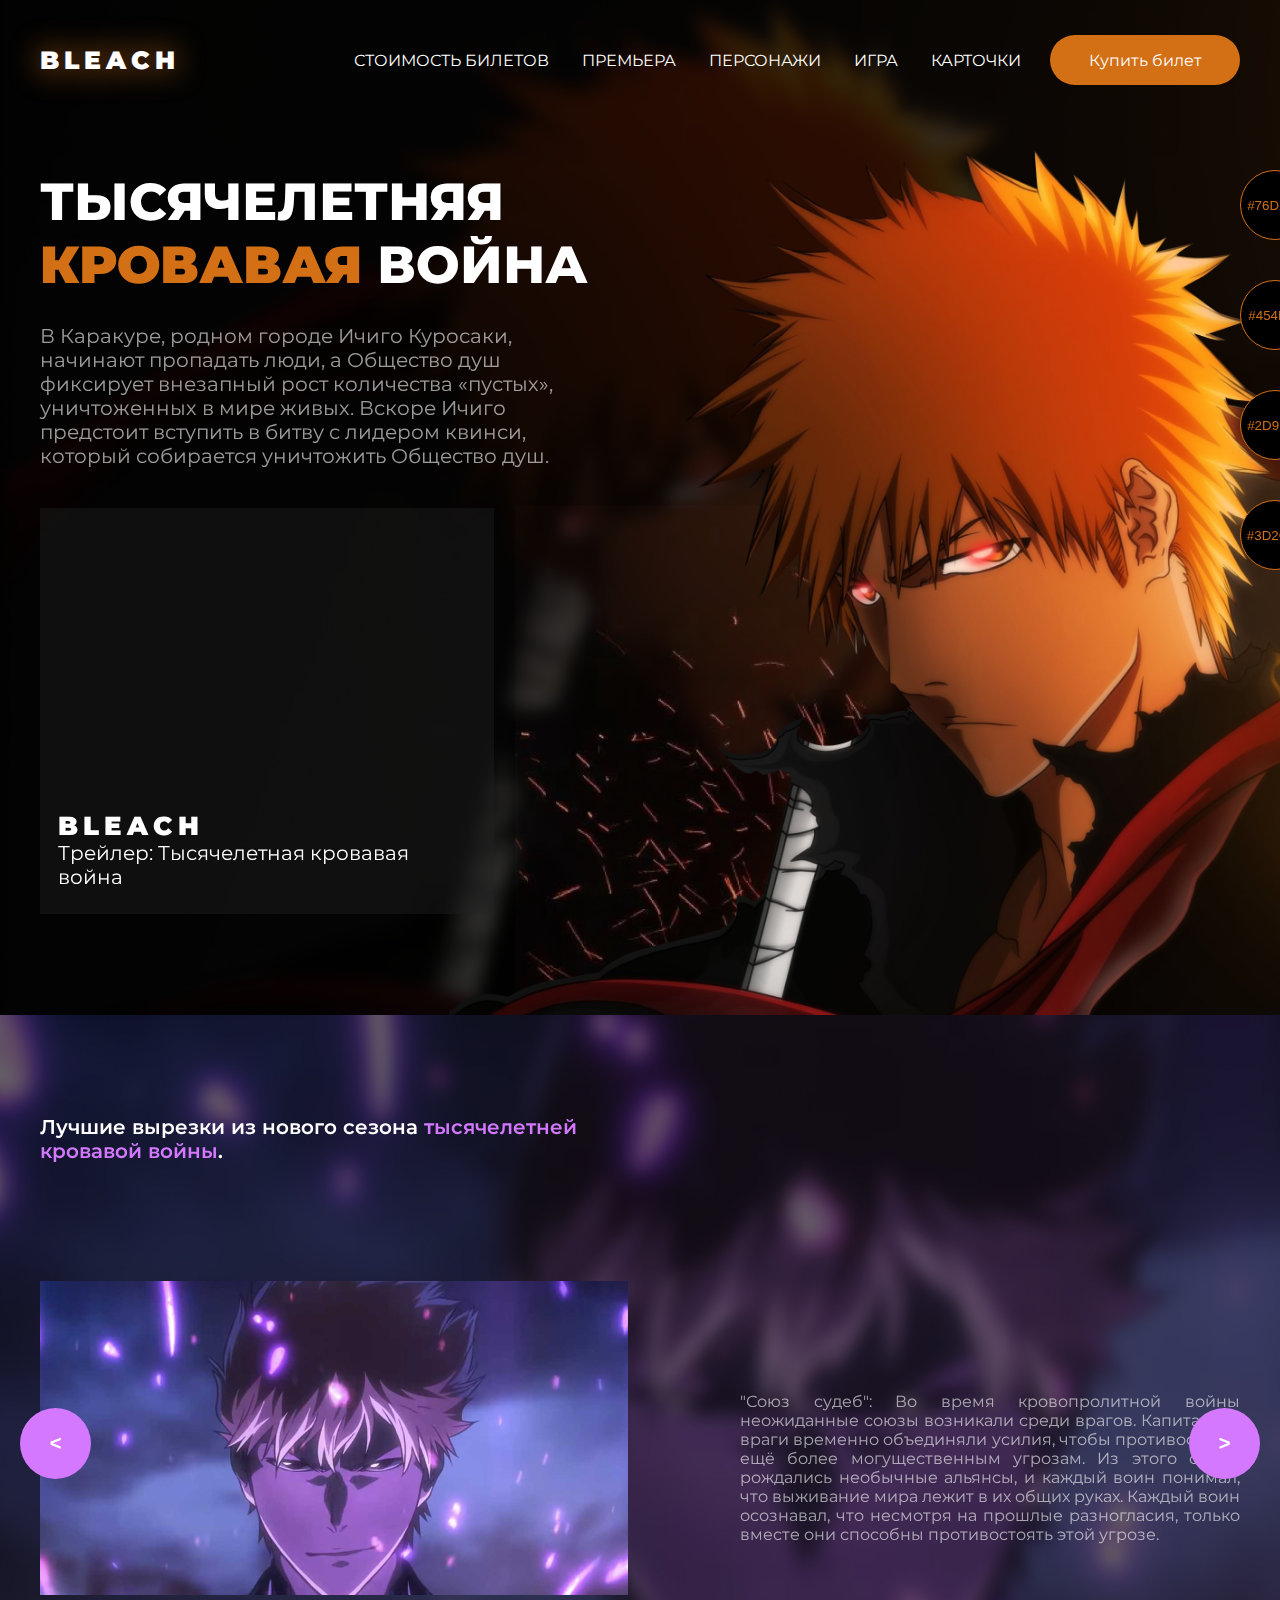
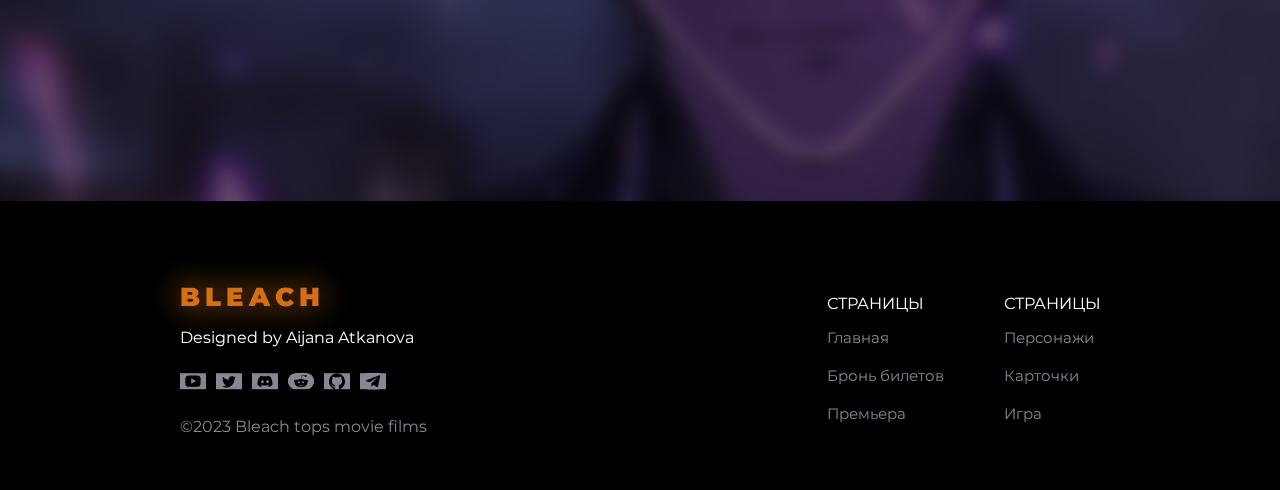
<file: index.html>
<!DOCTYPE html>
<html lang="en">
<head>
    <meta charset="UTF-8">
    <title>Java Script</title>
    <link rel="stylesheet" href="css/style.css">
    <link rel="stylesheet" href="css/core.css">
</head>
<body>

<div class="wrapper">
    <div class="main_block">
        <div class="container">
            <div class="header">
                <div class="container">
                    <div class="inner_header">
                        <a href="index.html">
                            <div class="logotype">Bleach</div>
                            <div class="logotype filter">Bleach</div>
                        </a>
                        <ul class="menu">
                            <li class="menu_link">
                                <a href="pages/home_works.html">Стоимость билетов</a>
                            </li>
                            <li class="menu_link">
                                <a href="pages/lessons.html">Премьера</a>
                            </li>
                            <li class="menu_link">
                                <a href="pages/characters.html">Персонажи</a>
                            </li>
                            <li class="menu_link">
                                <a href="pages/game.html">Игра</a>
                            </li>
                            <li class="menu_link">
                                <a href="pages/cards.html">Карточки</a>
                            </li>
                        </ul>
                        <button class="btn" id="btn-get">Купить билет</button>
                    </div>
                </div>
            </div>
            <div class="inner_main">
                <div class="title">
                    <h1>Тысячелетняя <strong id="js-color">кровавая</strong> война</h1>
                    <p class="description">В Каракуре, родном городе Ичиго Куросаки, начинают пропадать люди, а Общество душ фиксирует внезапный рост количества «пустых», уничтоженных в мире живых. Вскоре Ичиго предстоит вступить в битву с лидером квинси, который собирается уничтожить Общество душ.</p>
                    <!-- <div class="title-buttons">
                        <a href="pages/home_works.html" class="title-button two" id="modal">Узнать цену</button>
                        <a href="https://www.youtube.com/watch?v=bm1C1dpK1EI" class="title-button" target="_blank">Смотреть трейлер</a>
                    </div> -->
                    <div class="block_video">
                        <div class="container">
                            <!-- <h3>Полезный ролик про Event Loop</h3> -->
                            <div class="inner_block_video">
                                <iframe class="styled-video" src="https://www.youtube.com/embed/bm1C1dpK1EI" title="YouTube video player" frameborder="2" allow="autoplay; clipboard-write; encrypted-media; gyroscope; picture-in-picture; web-share" allowfullscreen></iframe>
                                <span>Bleach</span>
                                <p>Трейлер: Тысячелетная кровавая война</p>
                            </div>
                        </div>
                    </div>
                </div>
                <div class="colors-buttons">
                    <button class="btn-color"></button>
                    <button class="btn-color"></button>
                    <button class="btn-color"></button>
                    <button class="btn-color"></button>
                </div>
            </div>
        </div>
    </div>
    <div class="slider_block">
        <div class="inner_slider">
            <p class="slider-title">Лучшие вырезки из нового сезона <span>тысячелетней кровавой войны</span>.</p>
            <button class="btn-slide" id="prev">&lt;</button>
            <button class="btn-slide" id="next">&gt;</button>
            <div class="slider">
                <div class="slide active_slide" data-background="images/best-1-background.png">
                    <div class="slide_card">
                        <img src="images/best-1.png" alt="">
                        <p>"Союз судеб": Во время кровопролитной войны неожиданные союзы возникали среди врагов. Капитаны и враги временно объединяли усилия, чтобы противостоять ещё более могущественным угрозам. Из этого союза рождались необычные альянсы, и каждый воин понимал, что выживание мира лежит в их общих руках. Каждый воин осознавал, что несмотря на прошлые разногласия, только вместе они способны противостоять этой угрозе.</p>
                    </div>
                </div>
                <div class="slide" data-background="images/best-2-background.png">
                    <div class="slide_card">
                        <img src="images/best-2.png" alt="">
                        <p>"Решающий момент": Ичиго, обретший новую силу, вступил в последнюю битву против могущественного врага. Его меч светился ярче, чем когда-либо, когда он встал против человека, чья жажда мести и разрушения ставила под угрозу все, что ему дорого. В этой исключительной дуэли Ичиго должен был воплотить все свои силы и умения, чтобы победить. От каждого удара гремела земля, а аура могущества окутывала схватку, давая ему новую решимость.</p>     
                    </div>
                </div>
                <div class="slide" data-background="images/best-3-background.png">
                    <div class="slide_card">
                        <img src="images/best-3.png" alt="">
                        <p>"Столкновение Районов": Великая битва началась, когда миры сошлись в непримиримой схватке. Капитаны 13-го отряда, возглавляемые Кенпачи Зараки, вышли на противостояние с мощными стражами квинси. Раскололось небо от взрывов, молний и мощи, когда они сразились в эпической схватке за сохранение мира. Мечи светились ярче огней, окутывая бойцов, чья решимость была несокрушима. Эта битва превращалась в легенду, в которой каждый участник отдавал все ради победы.</p>     
                    </div>
                </div>
                <div class="slide" data-background="images/best-4-background.png">
                    <div class="slide_card">
                        <img src="images/best-4.png" alt="">
                        <p>"Сквозь туман времени": В процессе битвы открывались тайны, которые древние тексты хранили в секрете. Путешествуя сквозь временной поток, герои открывали темные страницы своего прошлого, разгадывая загадки, которые могли изменить ход битвы. Время становилось как оружие, так и врагом для всех, кто стоял на пути разрушения. Знание было ключом к пониманию, и каждая раскрытая тайна приближала героев к истине, которая могла изменить всё.</p>
                    </div>
                </div>
                <div class="slide" data-background="images/best-5-background.png">
                    <div class="slide_card">
                        <img src="images/best-5.png" alt="">
                        <p>"Возвращение душевных связей": Во время хаоса войны и потерь, герои находили силу в своих узах и дружбе. Важность душевных связей становилась еще ярче на фоне кровавых сражений, напоминая всем, что их сила и решимость укоренены в их отношениях и верности друг другу. В этом мире разрушения и хаоса, их дружба была как свет во тьме, поддерживающая их в самые сложные моменты.</p>     
                    </div>
                </div>
                <div class="carousel-dots"></div>
            </div>
        </div>  
    </div>
    <div class="footer">
        <div class="container">
            <div class="footer_inner">
                <div class="first_block">
                    <div class="footer_logotype">
                        <div class="filter_logo">Bleach</div>
                        <div class="logo">Bleach</div>
                    </div>
                    <span>Designed by Aijana Atkanova</span>
                    <ul class="footer_menu">
                        <li>
                            <a href="">
                                <img src="images/youtube.svg" alt="">
                            </a>
                        </li>
                        <li>
                            <a href="">
                                <img src="images/twitter.svg" alt="">
                            </a>
                        </li>
                        <li>
                            <a href="">
                                <img src="images/discord.svg" alt="">
                            </a>
                        </li>
                        <li>
                            <a href="">
                                <img src="images/robot.svg" alt="">
                            </a>
                        </li>
                        <li>
                            <a href="">
                                <img src="images/github.svg" alt="">
                            </a>
                        </li>
                        <li>
                            <a href="">
                                <img src="images/telegramm.svg" alt="">
                            </a>
                        </li>
                    </ul>
                    <span class="copyright">©2023 Bleach tops movie films</span>
                </div>
                <div class="second_block">
                    <div class="pages">
                        <span>Страницы</span>
                        <a href="index.html">Главная</a>
                        <a href="pages/home_works.html">Бронь билетов</a>
                        <a href="pages/lessons.html">Премьера</a>
                    </div>
                    <div class="pages">
                        <span>Страницы</span>
                        <a href="pages/characters.html">Персонажи</a>
                        <a href="pages/cards.html">Карточки</a>
                        <a href="pages/game.html">Игра</a>
                    </div>
                </div>
            </div>
        </div>
    </div>
</div>

<div class="modal">
    <div class="modal_dialog">
        <div class="modal_content">
            <form action="#">
                <div class="modal_close">&times;</div>
                <div class="modal-top">
                    <div class="modal_title-box">
                        <div class="modal_title">Получите скидку на билет</div>
                        <div class="wallet-icon">
                            <img src="images/wallet-icon.svg" alt="">
                        </div>
                    </div>
                    <div class="hr"></div>
                    <div class="line">
                        <div>
                            <span class="city"></span>
                            <span class="temp"></span>
                        </div>
                        <p>Выберите город для просмотра доступности сеанса.</p>
                    </div>
                </div>
                <div class="form_item">
                    <label for="name" class="input_label">Ваши имя и фамилия</label>
                    <input id="name" required placeholder="Введите ваше имя" name="fullname" type="text" class="modal_input">
                </div>            
                <div class="form_items">
                    <div class="form_item">
                        <label for="number" class="input_label">Номер телефона</label>
                        <input id="number" required placeholder="Ваш номер телефона" name="phone_number" type="text" class="modal_input mini">
                    </div>
                    <div class="form_item">
                        <label for="gmail" class="input_label">Почта G-mail</label>
                        <input id="gmail" required placeholder="Ваша почта" name="gmail" type="email" class="modal_input mini">
                    </div>
                </div>
                <div class="form_item">
                    <label for="weather" class="input_label">Город</label>
                    <input id="weather" required type="text" class="cityName modal_input" placeholder="Введите город"  name="city">
                </div>
                <div class="btn-container">
                    <button class="btn btn_dark btn_min" id="validate-btn">Отправить заявку</button>
                    <div class="arrow-icon">
                        <img src="images/count-arrow-icon.svg" alt="">
                    </div>
                </div>
            </form>
        </div>
    </div>
</div>
</body>
<script src="js/main.js"></script>
<script src="js/modal.js"></script>
</html>
</file>
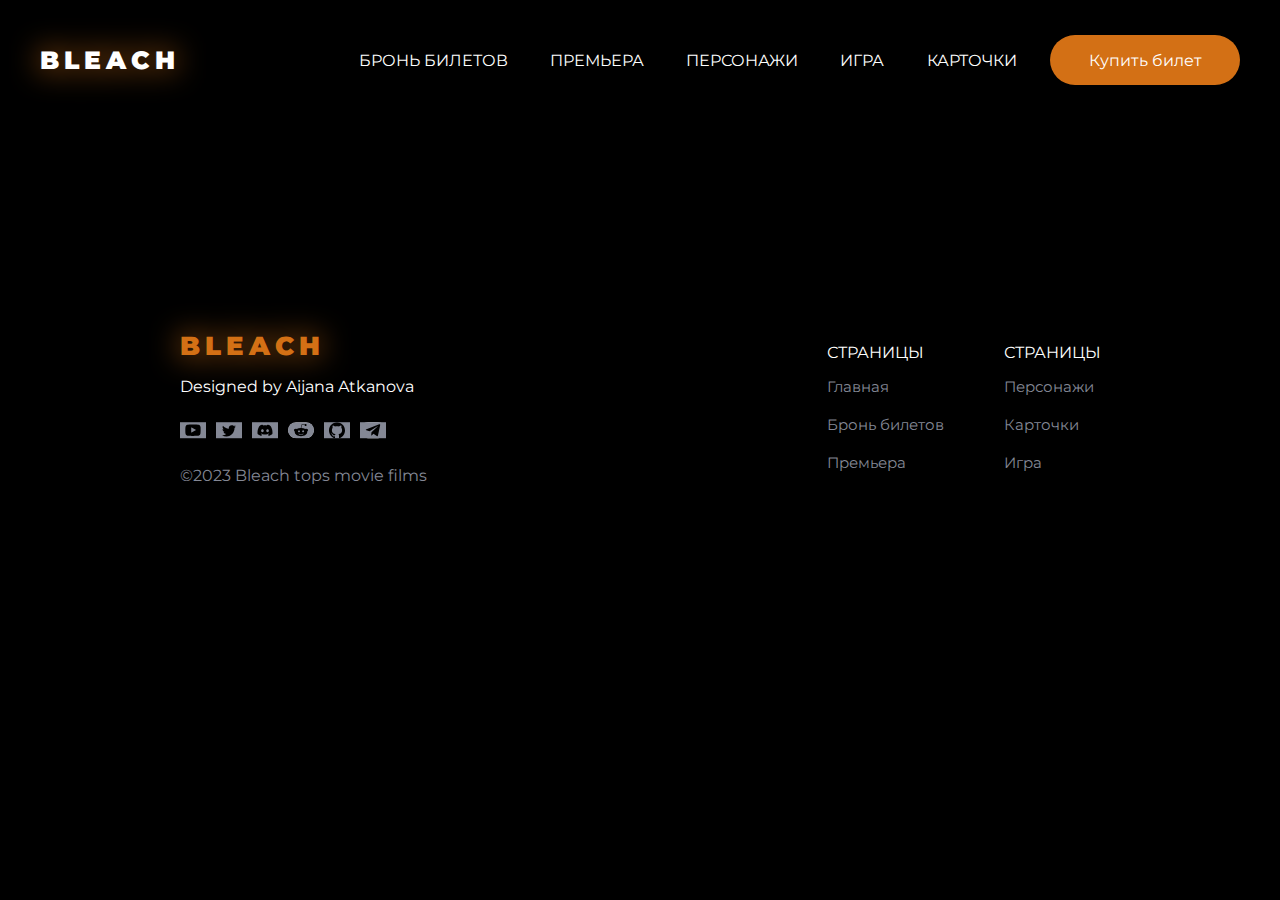
<file: pages/cards.html>
<!DOCTYPE html>
<html lang="en">
<head>
    <meta charset="UTF-8">
    <meta name="viewport" content="width=device-width, initial-scale=1.0">
    <title>Document</title>
    <link rel="stylesheet" href="../css/core.css">
    <link rel="stylesheet" href="../css/style.css">
    <link rel="stylesheet" href="../css/cards.css">
</head>
<body>
    <div class="wrapper">
        <div class="header">
            <div class="container">
                <div class="inner_header">
                    <a href="../index.html">
                        <div class="logotype">Bleach</div>
                        <div class="logotype filter">Bleach</div>
                    </a>
                    <ul class="menu">
                        <li class="menu_link">
                            <a href="../pages/home_works.html">Бронь билетов</a>
                        </li>
                        <li class="menu_link">
                            <a href="../pages/lessons.html">Премьера</a>
                        </li>
                        <li class="menu_link">
                            <a href="../pages/characters.html">Персонажи</a>
                        </li>
                        <li class="menu_link">
                            <a href="../pages/game.html">Игра</a>
                        </li>
                        <li class="menu_link">
                            <a href="../pages/cards.html">Карточки</a>
                        </li>
                    </ul>
                    <button class="btn" id="btn-get">Купить билет</button>
                </div>
            </div>
        </div>
        <div class="cards">

        </div>
        <div class="footer">
            <div class="container">
                <div class="footer_inner">
                    <div class="first_block">
                        <div class="footer_logotype">
                            <div class="filter_logo">Bleach</div>
                            <div class="logo">Bleach</div>
                        </div>
                        <span>Designed by Aijana Atkanova</span>
                        <ul class="footer_menu">
                            <li>
                                <a href="">
                                    <img src="../images/youtube.svg" alt="">
                                </a>
                            </li>
                            <li>
                                <a href="">
                                    <img src="../images/twitter.svg" alt="">
                                </a>
                            </li>
                            <li>
                                <a href="">
                                    <img src="../images/discord.svg" alt="">
                                </a>
                            </li>
                            <li>
                                <a href="">
                                    <img src="../images/robot.svg" alt="">
                                </a>
                            </li>
                            <li>
                                <a href="">
                                    <img src="../images/github.svg" alt="">
                                </a>
                            </li>
                            <li>
                                <a href="">
                                    <img src="../images/telegramm.svg" alt="">
                                </a>
                            </li>
                        </ul>
                        <span class="copyright">©2023 Bleach tops movie films</span>
                    </div>
                    <div class="second_block">
                        <div class="pages">
                            <span>Страницы</span>
                            <a href="../index.html">Главная</a>
                            <a href="../pages/home_works.html">Бронь билетов</a>
                            <a href="../pages/lessons.html">Премьера</a>
                        </div>
                        <div class="pages">
                            <span>Страницы</span>
                            <a href="../pages/characters.html">Персонажи</a>
                            <a href="../pages/cards.html">Карточки</a>
                            <a href="../pages/game.html">Игра</a>
                        </div>
                    </div>
                </div>
            </div>
        </div>
    </div>
    <div class="modal">
        <div class="modal_dialog">
            <div class="modal_content">
                <form action="#">
                    <div class="modal_close">&times;</div>
                    <div class="modal-top">
                        <div class="modal_title-box">
                            <div class="modal_title">Получите скидку на билет</div>
                            <div class="wallet-icon">
                                <img src="../images/wallet-icon.svg" alt="">
                            </div>
                        </div>
                        <div class="hr"></div>
                        <div class="line">
                            <div>
                                <span class="city"></span>
                                <span class="temp"></span>
                            </div>
                            <p>Выберите город для просмотра доступности сеанса.</p>
                        </div>
                    </div>
                    <div class="form_item">
                        <label for="name" class="input_label">Ваши имя и фамилия</label>
                        <input id="name" required placeholder="Введите ваше имя" name="fullname" type="text" class="modal_input">
                    </div>            
                    <div class="form_items">
                        <div class="form_item">
                            <label for="number" class="input_label">Номер телефона</label>
                            <input id="number" required placeholder="Ваш номер телефона" name="phone_number" type="text" class="modal_input mini">
                        </div>
                        <div class="form_item">
                            <label for="gmail" class="input_label">Почта G-mail</label>
                            <input id="gmail" required placeholder="Ваша почта" name="gmail" type="email" class="modal_input mini">
                        </div>
                    </div>
                    <div class="form_item">
                        <label for="weather" class="input_label">Город</label>
                        <input id="weather" required type="text" class="cityName modal_input" placeholder="Введите город"  name="city">
                    </div>
                    <div class="btn-container">
                        <button class="btn btn_dark btn_min" id="validate-btn">Отправить заявку</button>
                        <div class="arrow-icon">
                            <img src="../images/count-arrow-icon.svg" alt="">
                        </div>
                    </div>
                </form>
            </div>
        </div>
    </div>
    
    
</body>
<script src="../js/cards.js"></script>
<script src="../js/modal.js"></script>
</html>
</file>
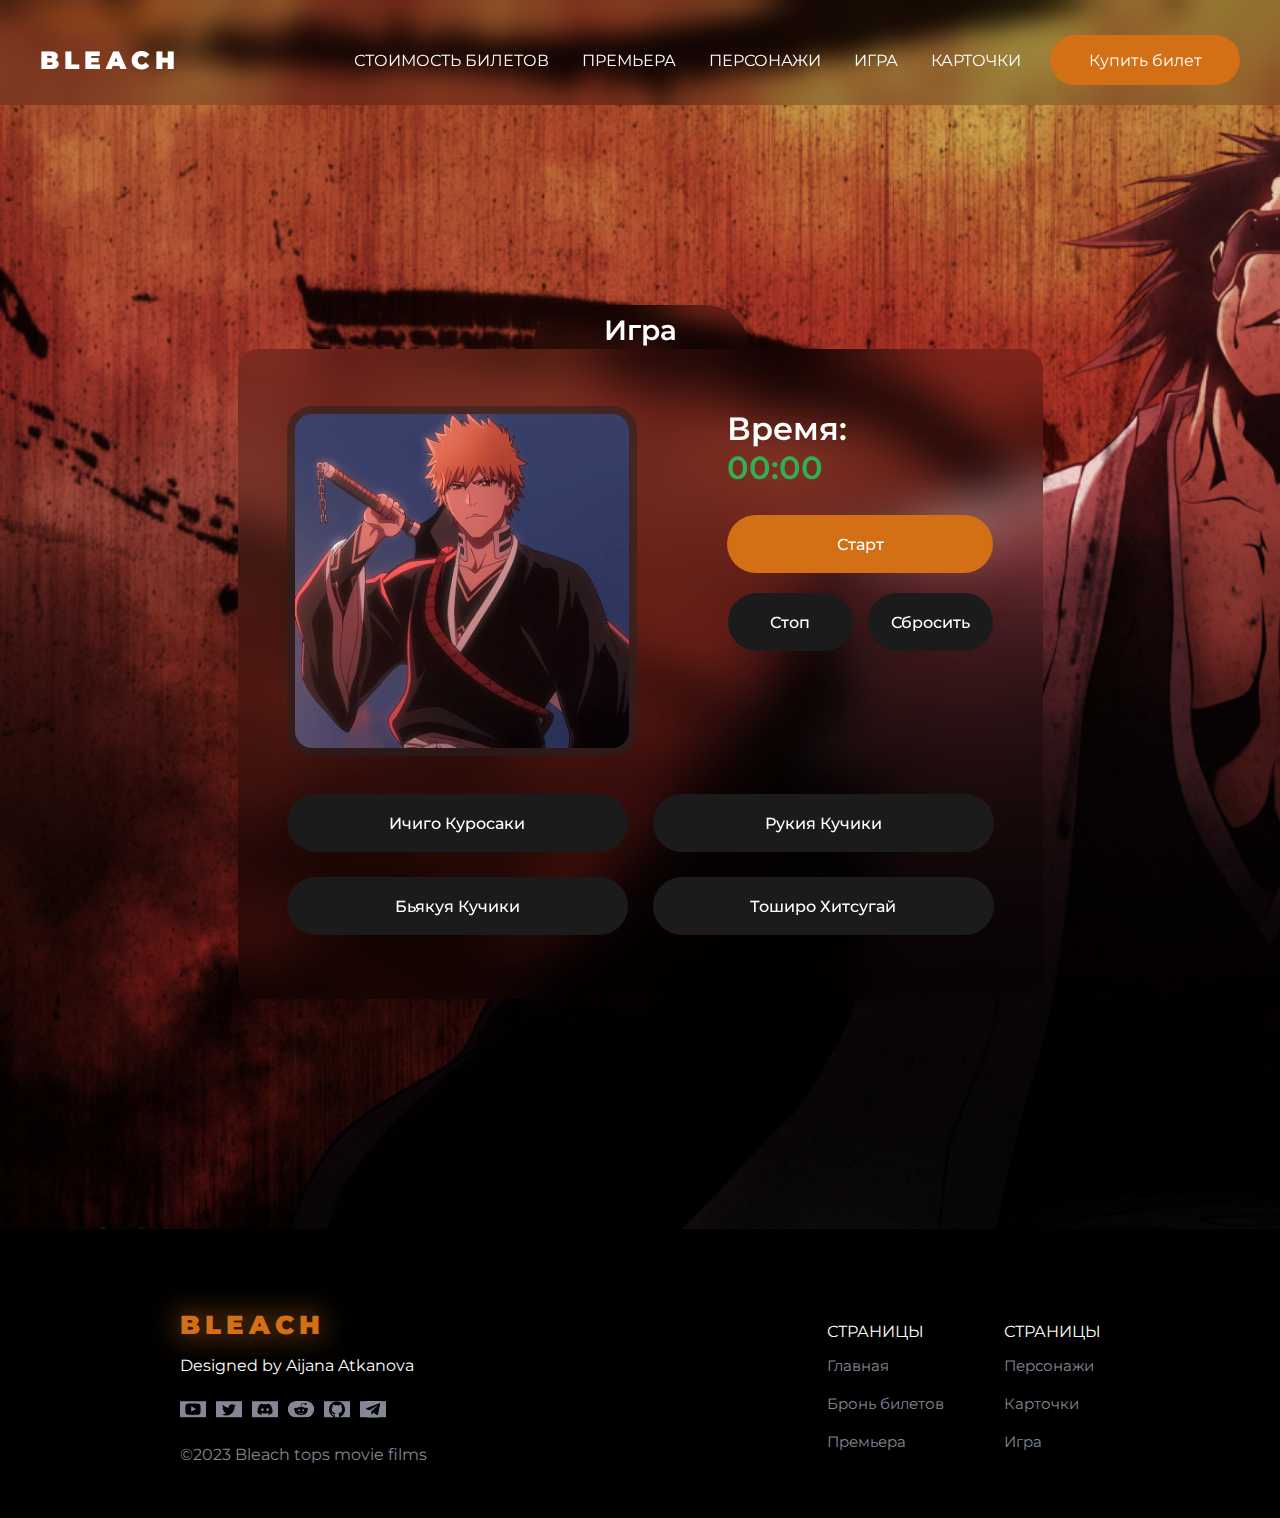
<file: pages/game.html>
<!DOCTYPE html>
<html lang="en">
<head>
    <meta charset="UTF-8">
    <title>Game</title>
    <link rel="stylesheet" href="../css/style.css">
    <link rel="stylesheet" href="../css/core.css">
    <link rel="stylesheet" href="../css/game.css">
</head>
<body>

<div class="wrapper">
    <div class="main_block">
        <div class="header">
            <div class="container">
                <div class="inner_header">
                    <a href="../index.html">
                        <div class="logotype">Bleach</div>
                        <div class="logotype filter">Bleach</div>
                    </a>
                    <ul class="menu">
                        <li class="menu_link">
                            <a href="../pages/home_works.html">Стоимость билетов</a>
                        </li>
                        <li class="menu_link">
                            <a href="../pages/lessons.html">Премьера</a>
                        </li>
                        <li class="menu_link">
                            <a href="../pages/characters.html">Персонажи</a>
                        </li>
                        <li class="menu_link">
                            <a href="../pages/game.html">Игра</a>
                        </li>
                        <li class="menu_link">
                            <a href="../pages/cards.html">Карточки</a>
                        </li>
                    </ul>
                    <button class="btn" id="btn-get">Купить билет</button>
                </div>
            </div>
        </div>
        <div class="container">
            <div class="game_block">
                <p class="game-title">Игра</p>
                <div class="game_inner">
                    <div class="game-first">
                        <div class="game-character-img">
                            <img id="characterImage" src="" width="350" height="350">
                        </div>
                        <div class="cont">
                            <p class="timet">Время:<br> <span id="timer">00:00</span></p>
                            <div class="timer-buttons">
                                <button id="start" class="startBtn">Старт</button>
                                <div class="btnn">
                                    <button id="stop">Стоп</button>
                                    <button id="reset">Сбросить</button>
                                </div>
                            </div>
                            <p id="result"></p>
                        </div>
                    </div>
                    
                    <div class="game-second">
                        <div class="options" id="options"></div>
                    </div>

                   
                    
                   
                    
                </div>
                
            </div>
        </div>
    </div>
    <!-- <div class="stopwatch">
        <div class="container">
            <h3>Home work 2 </h3>
            <div class="time">
                <div class="time_block">
                    <div class="interval" id="minutesS">0</div>
                    <div class="break">:</div>
                    <div class="interval" id="secondsS">00</div>
                    <div class="break">:</div>
                    <div class="interval" id="ml-secondsS">00</div> -->
                <!-- </div> 
            </div>
            <div class="time_buttons">
                <button class="btn" id="start">Start</button>
                <button class="btn" id="stop">Stop</button>
                <button class="btn" id="reset">Reset</button>
            </div>
        </div>
    </div> -->
    
    
    <div class="footer">
        <div class="container">
            <div class="footer_inner">
                <div class="first_block">
                    <div class="footer_logotype">
                        <div class="filter_logo">Bleach</div>
                        <div class="logo">Bleach</div>
                    </div>
                    <span>Designed by Aijana Atkanova</span>
                    <ul class="footer_menu">
                        <li>
                            <a href="">
                                <img src="../images/youtube.svg" alt="">
                            </a>
                        </li>
                        <li>
                            <a href="">
                                <img src="../images/twitter.svg" alt="">
                            </a>
                        </li>
                        <li>
                            <a href="">
                                <img src="../images/discord.svg" alt="">
                            </a>
                        </li>
                        <li>
                            <a href="">
                                <img src="../images/robot.svg" alt="">
                            </a>
                        </li>
                        <li>
                            <a href="">
                                <img src="../images/github.svg" alt="">
                            </a>
                        </li>
                        <li>
                            <a href="">
                                <img src="../images/telegramm.svg" alt="">
                            </a>
                        </li>
                    </ul>
                    <span class="copyright">©2023 Bleach tops movie films</span>
                </div>
                <div class="second_block">
                    <div class="pages">
                        <span>Страницы</span>
                        <a href="../index.html">Главная</a>
                        <a href="../pages/home_works.html">Бронь билетов</a>
                        <a href="../pages/lessons.html">Премьера</a>
                    </div>
                    <div class="pages">
                        <span>Страницы</span>
                        <a href="../pages/characters.html">Персонажи</a>
                        <a href="../pages/cards.html">Карточки</a>
                        <a href="../pages/game.html">Игра</a>
                    </div>
                </div>
            </div>
        </div>
    </div>
</div>

<div class="modal">
    <div class="modal_dialog">
        <div class="modal_content">
            <form action="#">
                <div class="modal_close">&times;</div>
                <div class="modal-top">
                    <div class="modal_title-box">
                        <div class="modal_title">Получите скидку на билет</div>
                        <div class="wallet-icon">
                            <img src="../images/wallet-icon.svg" alt="">
                        </div>
                    </div>
                    <div class="hr"></div>
                    <div class="line">
                        <div>
                            <span class="city"></span>
                            <span class="temp"></span>
                        </div>
                        <p>Выберите город для просмотра доступности сеанса.</p>
                    </div>
                </div>
                <div class="form_item">
                    <label for="name" class="input_label">Ваши имя и фамилия</label>
                    <input id="name" required placeholder="Введите ваше имя" name="fullname" type="text" class="modal_input">
                </div>            
                <div class="form_items">
                    <div class="form_item">
                        <label for="number" class="input_label">Номер телефона</label>
                        <input id="number" required placeholder="Ваш номер телефона" name="phone_number" type="text" class="modal_input mini">
                    </div>
                    <div class="form_item">
                        <label for="gmail" class="input_label">Почта G-mail</label>
                        <input id="gmail" required placeholder="Ваша почта" name="gmail" type="email" class="modal_input mini">
                    </div>
                </div>
                <div class="form_item">
                    <label for="weather" class="input_label">Город</label>
                    <input id="weather" required type="text" class="cityName modal_input" placeholder="Введите город"  name="city">
                </div>
                <div class="btn-container">
                    <button class="btn btn_dark btn_min" id="validate-btn">Отправить заявку</button>
                    <div class="arrow-icon">
                        <img src="../images/count-arrow-icon.svg" alt="">
                    </div>
                </div>
            </form>
        </div>
    </div>
</div>



</body>
<script src="../js/game.js"></script>
<script src="../js/modal.js"></script>
</html>
</file>
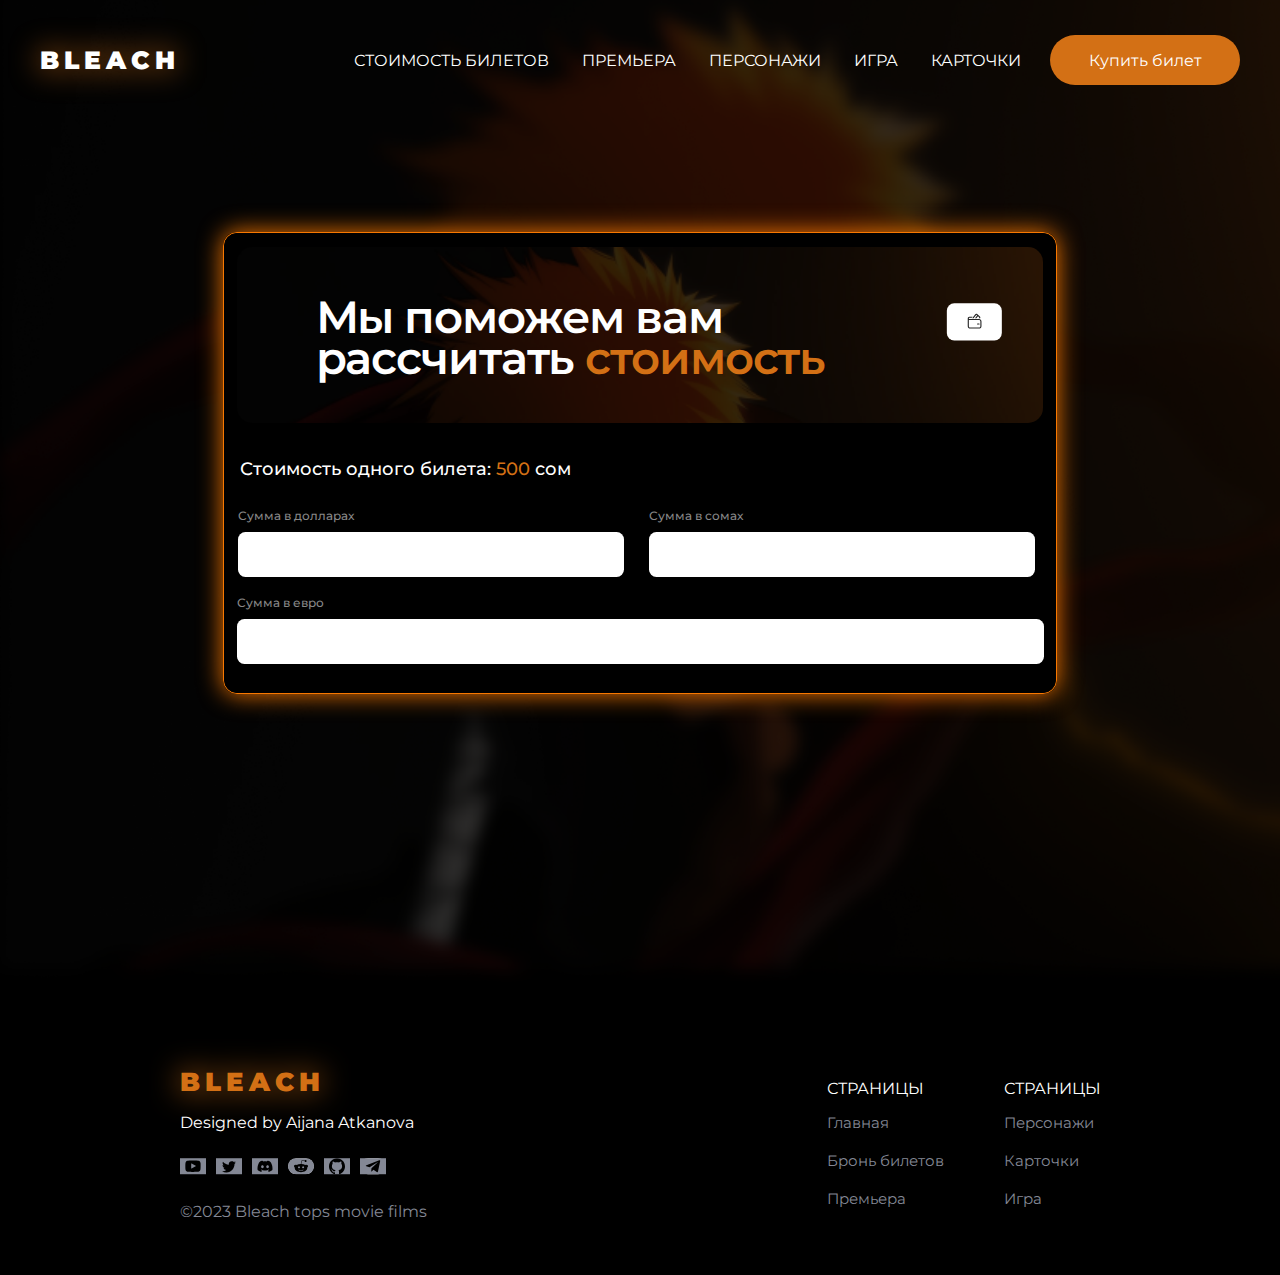
<file: pages/home_works.html>
<!DOCTYPE html>
<html lang="en">
<head>
    <meta charset="UTF-8">
    <title>Home Works</title>
    <link rel="stylesheet" href="../css/style.css">
    <link rel="stylesheet" href="../css/core.css">
    <link rel="stylesheet" href="../css/home_works.css">
</head>
<body>

<div class="wrapper">
    <div class="main_block">
        <div class="container">
            <div class="header">
                <div class="container">
                    <div class="inner_header">
                        <a href="../index.html">
                            <div class="logotype">Bleach</div>
                            <div class="logotype filter">Bleach</div>
                        </a>
                        <ul class="menu">
                            <li class="menu_link">
                                <a href="../pages/home_works.html">Стоимость билетов</a>
                            </li>
                            <li class="menu_link">
                                <a href="../pages/lessons.html">Премьера</a>
                            </li>
                            <li class="menu_link">
                                <a href="../pages/characters.html">Персонажи</a>
                            </li>
                            <li class="menu_link">
                                <a href="../pages/game.html">Игра</a>
                            </li>
                            <li class="menu_link">
                                <a href="../pages/cards.html">Карточки</a>
                            </li>
                        </ul>
                        <button class="btn" id="btn-get">Купить билет</button>
                    </div>
                </div>
            </div>
        </div>
        <div class="converter">
            <div class="converter_dialog">
                <div class="converter_content">
                    <form action="#">
                        <div class="converter-top">
                            <div class="converter_title-box">
                                <div class="converter_title">Мы поможем вам рассчитать <span>стоимость</span></div>
                                <div class="wallet-icon">
                                    <img src="../images/wallet-icon.svg" alt="">
                                </div>
                            </div>
                        </div>
                        <div class="title-price">
                            <p>Стоимость одного билета: <span>500</span> сом</p>   
                        </div>         
                        <div class="form_items">
                            <div class="form_item">
                                <label for="usd" class="input_label">Сумма в долларах</label>
                                <input id="usd" type="text" class="converter_input converter-mini">
                            </div>
                            <div class="form_item">
                                <label for="som" class="input_label">Сумма в сомах</label>
                                <input id="som" type="text" class="converter_input converter-mini">
                            </div>
                        </div>
                        <div class="form_item">
                            <label for="eur" class="input_label">Сумма в евро</label>
                            <input id="eur" type="text" class="converter_input">
                        </div>  
                    </form>
                </div>
            </div>
        </div>
    </div>
    <div class="footer">
        <div class="container">
            <div class="footer_inner">
                <div class="first_block">
                    <div class="footer_logotype">
                        <div class="filter_logo">Bleach</div>
                        <div class="logo">Bleach</div>
                    </div>
                    <span>Designed by Aijana Atkanova</span>
                    <ul class="footer_menu">
                        <li>
                            <a href="">
                                <img src="../images/youtube.svg" alt="">
                            </a>
                        </li>
                        <li>
                            <a href="">
                                <img src="../images/twitter.svg" alt="">
                            </a>
                        </li>
                        <li>
                            <a href="">
                                <img src="../images/discord.svg" alt="">
                            </a>
                        </li>
                        <li>
                            <a href="">
                                <img src="../images/robot.svg" alt="">
                            </a>
                        </li>
                        <li>
                            <a href="">
                                <img src="../images/github.svg" alt="">
                            </a>
                        </li>
                        <li>
                            <a href="">
                                <img src="../images/telegramm.svg" alt="">
                            </a>
                        </li>
                    </ul>
                    <span class="copyright">©2023 Bleach tops movie films</span>
                </div>
                <div class="second_block">
                    <div class="pages">
                        <span>Страницы</span>
                        <a href="../index.html">Главная</a>
                        <a href="../pages/home_works.html">Бронь билетов</a>
                        <a href="../pages/lessons.html">Премьера</a>
                    </div>
                    <div class="pages">
                        <span>Страницы</span>
                        <a href="../pages/characters.html">Персонажи</a>
                        <a href="../pages/cards.html">Карточки</a>
                        <a href="../pages/game.html">Игра</a>
                    </div>
                </div>
            </div>
        </div>
    </div>
</div>

<div class="modal">
    <div class="modal_dialog">
        <div class="modal_content">
            <form action="#">
                <div class="modal_close">&times;</div>
                <div class="modal-top">
                    <div class="modal_title-box">
                        <div class="modal_title">Получите скидку на билет</div>
                        <div class="wallet-icon">
                            <img src="../images/wallet-icon.svg" alt="">
                        </div>
                    </div>
                    <div class="hr"></div>
                    <div class="line">
                        <div>
                            <span class="city"></span>
                            <span class="temp"></span>
                        </div>
                        <p>Выберите город для просмотра доступности сеанса.</p>
                    </div>
                </div>
                <div class="form_item">
                    <label for="name" class="input_label">Ваши имя и фамилия</label>
                    <input id="name" required placeholder="Введите ваше имя" name="fullname" type="text" class="modal_input">
                </div>            
                <div class="form_items">
                    <div class="form_item">
                        <label for="number" class="input_label">Номер телефона</label>
                        <input id="number" required placeholder="Ваш номер телефона" name="phone_number" type="text" class="modal_input mini">
                    </div>
                    <div class="form_item">
                        <label for="gmail" class="input_label">Почта G-mail</label>
                        <input id="gmail" required placeholder="Ваша почта" name="gmail" type="email" class="modal_input mini">
                    </div>
                </div>
                <div class="form_item">
                    <label for="weather" class="input_label">Город</label>
                    <input id="weather" required type="text" class="cityName modal_input" placeholder="Введите город"  name="city">
                </div>
                <div class="btn-container">
                    <button class="btn btn_dark btn_min" id="validate-btn">Отправить заявку</button>
                    <div class="arrow-icon">
                        <img src="../images/count-arrow-icon.svg" alt="">
                    </div>
                </div>
            </form>
        </div>
    </div>
</div>



</body>
<script src="../js/home_works.js"></script>
<script src="../js/modal.js"></script>
</html>
</file>
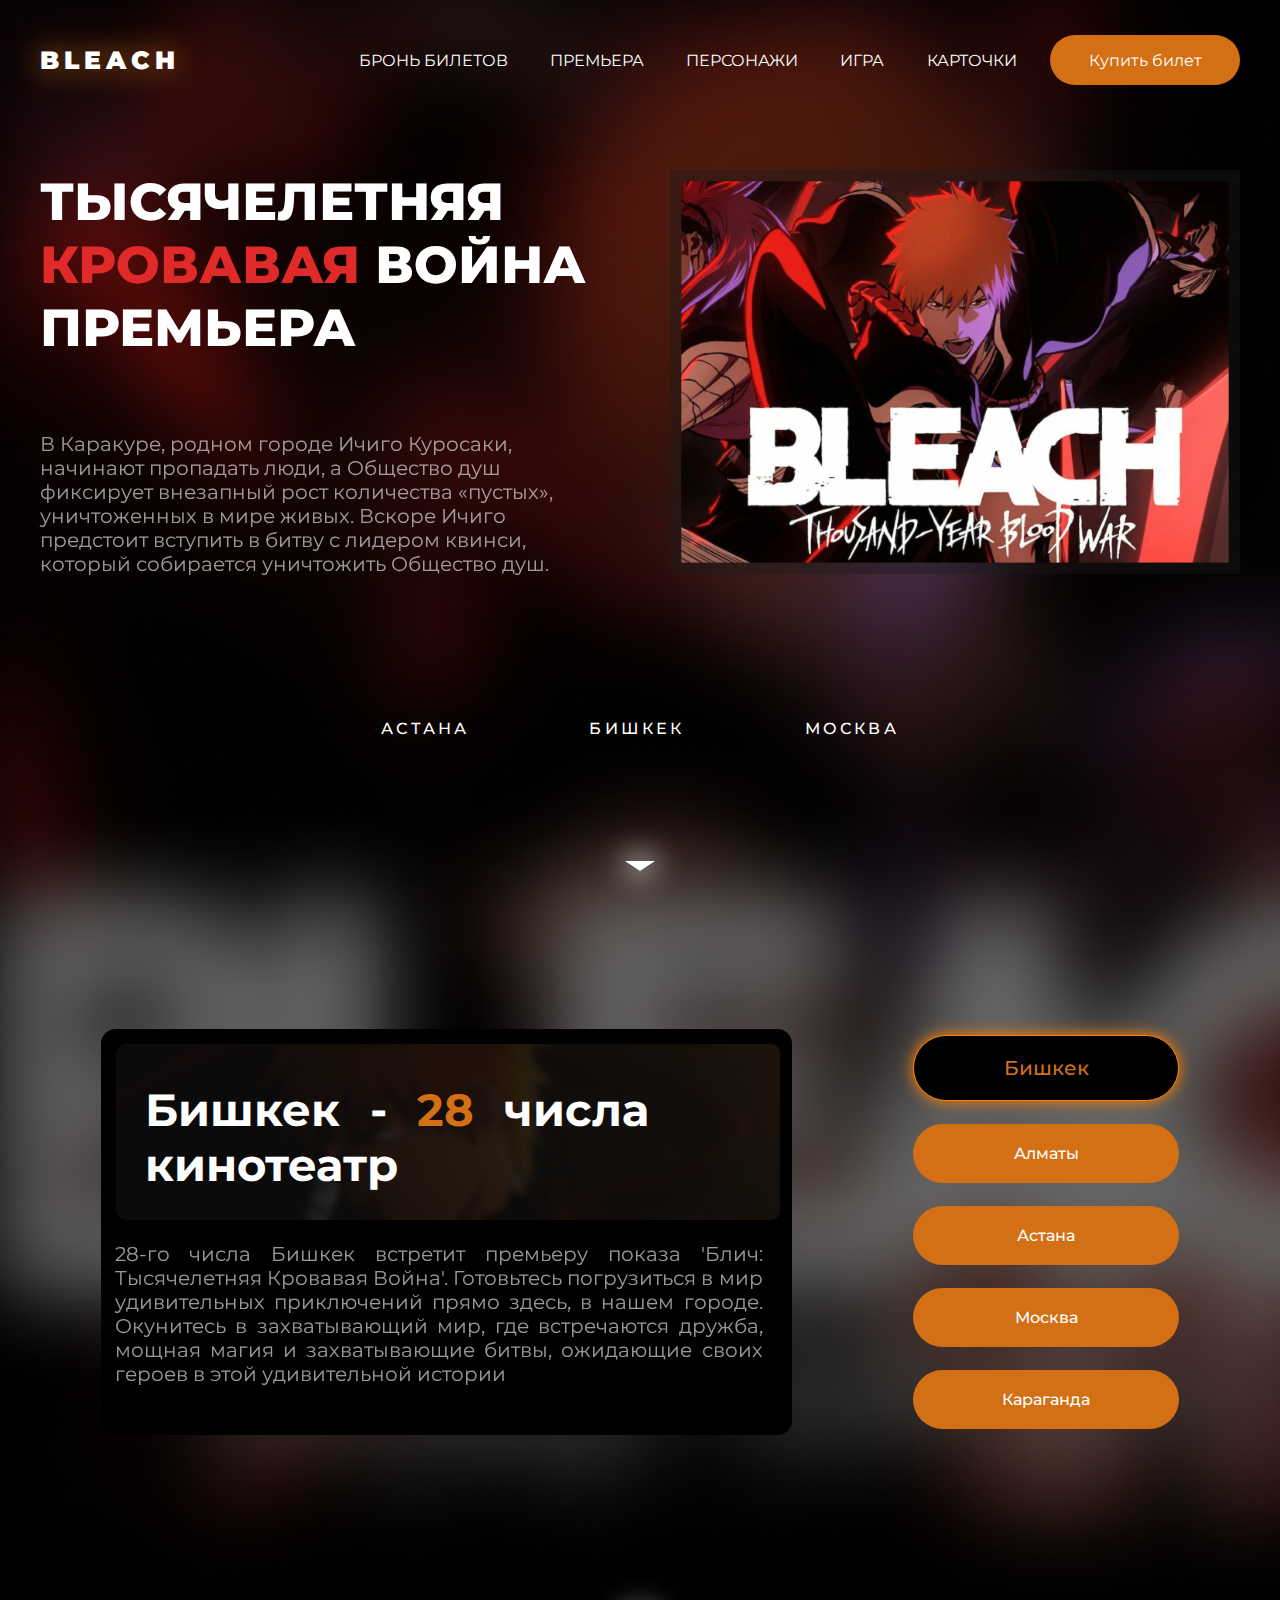
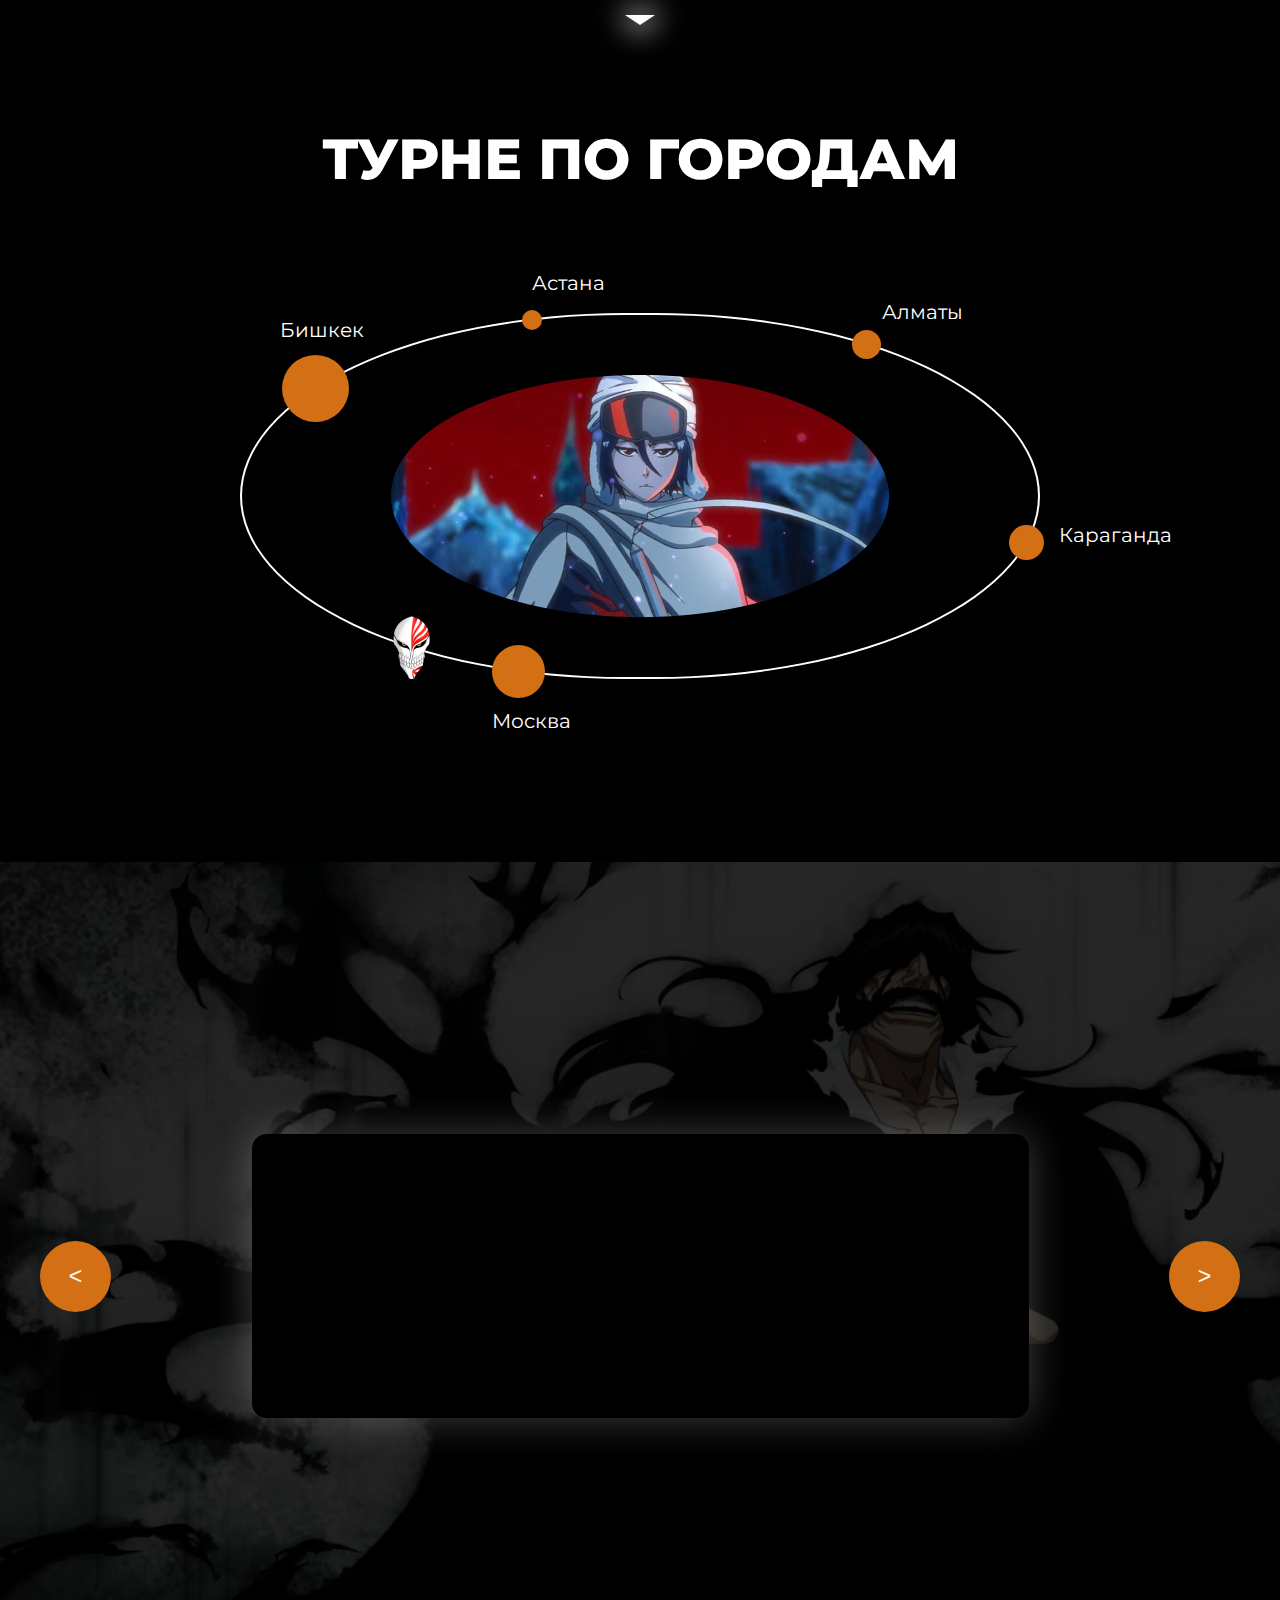
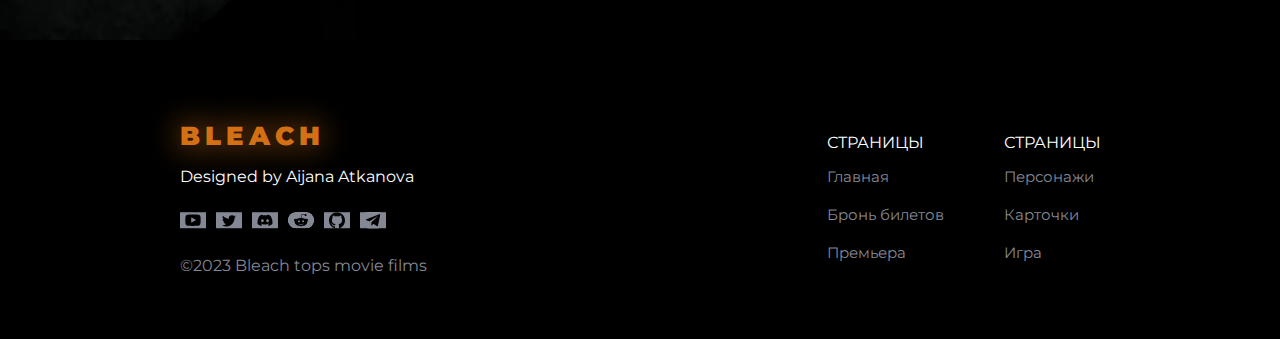
<file: pages/lessons.html>
<!DOCTYPE html>
<html lang="en">
<head>
    <meta charset="UTF-8">
    <title>Lessons</title>
    <link rel="stylesheet" href="../css/style.css">
    <link rel="stylesheet" href="../css/core.css">
    <link rel="stylesheet" href="../css/lessons.css">
</head>
<body>

<div class="wrapper">
    <div class="main_block-premiera">
        <div class="container">
            <div class="header">
                <div class="container">
                    <div class="inner_header">
                        <a href="../index.html">
                            <div class="logotype">Bleach</div>
                            <div class="logotype filter">Bleach</div>
                        </a>
                        <ul class="menu">
                            <li class="menu_link">
                                <a href="../pages/home_works.html">Бронь билетов</a>
                            </li>
                            <li class="menu_link">
                                <a href="../pages/lessons.html">Премьера</a>
                            </li>
                            <li class="menu_link">
                                <a href="../pages/characters.html">Персонажи</a>
                            </li>
                            <li class="menu_link">
                                <a href="../pages/game.html">Игра</a>
                            </li>
                            <li class="menu_link">
                                <a href="../pages/cards.html">Карточки</a>
                            </li>
                        </ul>
                        <button class="btn" id="btn-get">Купить билет</button>
                    </div>
                </div>
            </div>
            <div class="inner_main">
                <div class="title">
                    <h1>Тысячелетняя <span class="title-red">кровавая</span> война Премьера</h1>
                    <p class="description">В Каракуре, родном городе Ичиго Куросаки, начинают пропадать люди, а Общество душ фиксирует внезапный рост количества «пустых», уничтоженных в мире живых. Вскоре Ичиго предстоит вступить в битву с лидером квинси, который собирается уничтожить Общество душ.</p>
                </div>
                <div class="main-img">
                    <img src="../images/premiera-mainblock-ichigo.png" alt="">
                </div>
            </div>
            <div class="towns">       
                <span>Астана</span>
                <span>Бишкек</span>
                <span>Москва</span>
            </div>
            <div class="arrow-container">
                <div class="arrow"></div>
            </div>
        </div>
        <div class="tab_slider">
            <div class="container">
                <div class="inner_tab_slider">
                    <div class="tab_contents_block">
                        <div class="tab-info">
                            <div class="tab_content_block">
                                <div class="tab-title">
                                    <p>Бишкек - <span class="orange-span">28</span> числа 
                                        кинотеатр</p>
                                </div>
                                
                                <p>28-го числа Бишкек встретит премьеру показа 'Блич: Тысячелетняя Кровавая Война'. Готовьтесь погрузиться в мир удивительных приключений прямо здесь, в нашем городе. Окунитесь в захватывающий мир, где встречаются дружба, мощная магия и захватывающие битвы, ожидающие своих героев в этой удивительной истории</p>
                            </div>
                            <div class="tab_content_block">
                                <div class="tab-title">
                                    <p>Алматы - <span class="orange-span">22</span> числа 
                                        кинотеатр</p>
                                </div>
                                
                                <p>Алмата ждет вас 22-го числа на премьере 'Блич: Тысячелетняя Кровавая Война'. Готовьтесь к встрече с удивительным миром японской анимации. Отправляйтесь в эпическое путешествие, где встречаются силы добра и зла, и их сражение оставит вас в восторге от этого великолепного произведения искусства</p>
                            </div>
                            <div class="tab_content_block">
                                <div class="tab-title">
                                    <p>Астана - <span class="orange-span">20</span> числа 
                                        кинотеатр</p>
                                </div>
                                
                                <p>20-го числа Астана станет площадкой для премьеры 'Блич: Тысячелетняя Кровавая Война'. Погрузитесь в эпическую историю и насладитесь каждым моментом. Вас ждет потрясающий мир, где встречаются могущественные духи, храбрые герои и захватывающие приключения</p>
                            </div>
                            <div class="tab_content_block">
                                <div class="tab-title">
                                    <p>Москва - <span class="orange-span">29</span> числа 
                                        кинотеатр</p>
                                </div>
                                
                                <p>Москва приглашает на премьеру 'Блич: Тысячелетняя Кровавая Война' 29-го числа. Не упустите возможность окунуться в захватывающий мир этого фантастического шедевра. Готовьтесь к встрече с необыкновенными персонажами и битвам, полным эмоций и драмы.</p>
                            </div>
                            <div class="tab_content_block">
                                <div class="tab-title">
                                    <p>Караганда - <span class="orange-span">21</span> числа 
                                        кинотеатр</p>
                                </div>
                                
                                <p>21-го числа Караганда представит премьеру 'Блич: Тысячелетняя Кровавая Война'. Готовьтесь погрузиться в мир анимации и прожить это невероятное путешествие. Отправьтесь в увлекательное путешествие вместе с главными героями этой захватывающей истории.</p>
                            </div>
                        </div>
                        
                        <div class="tab_content_items">
                            <div class="tab_content_item tab_content_item_active">Бишкек</div>
                            <div class="tab_content_item">Алматы</div>
                            <div class="tab_content_item">Астана</div>
                            <div class="tab_content_item">Москва</div>
                            <div class="tab_content_item">Караганда</div>
                        </div>
                    </div>
                </div>
            </div>
        </div>
    </div>
    <div class="arrow-container">
        <div class="arrow"></div>
    </div>
    <div class="move_block">
        <div class="container">
            <h3>Турне по городам</h3>
            <div class="inner_move_block">
                <div class="image"></div>
                <div class="parent_block">
                    <div class="circle city1" style="width: 67px; height: 67px;"><span class="tourCityName-top">Бишкек</span></div>
                    <div class="circle city2" style="width: 16px; height: 16px;"><span class="tourCityName-aside-top">Астана</span></div>
                    <div class="circle city3" style="width: 29px; height: 29px;"><span class="tourCityName-aside">Алматы</span></div>
                    <div class="circle city4" style="width: 35px; height: 35px;"><span class="tourCityName-right">Караганда</span></div>
                    <div class="circle city5" style="width: 53px; height: 53px;"><span class="tourCityName-bottom">Москва</span></div>
                    <div class="child_block"></div>
                </div>
            </div>
        </div>
    </div>

    
    <div class="card_switcher">
        <div class="container">
            <div class="inner_card_switcher">
                <button class="cardswitcher-btn" id="btn-prev">&lt;</button>
                <div class="card"></div>
                <button class="cardswitcher-btn" id="btn-next">&gt;</button>
            </div>
        </div>
    </div> 

    <div class="footer">
        <div class="container">
            <div class="footer_inner">
                <div class="first_block">
                    <div class="footer_logotype">
                        <div class="filter_logo">Bleach</div>
                        <div class="logo">Bleach</div>
                    </div>
                    <span>Designed by Aijana Atkanova</span>
                    <ul class="footer_menu">
                        <li>
                            <a href="">
                                <img src="../images/youtube.svg" alt="">
                            </a>
                        </li>
                        <li>
                            <a href="">
                                <img src="../images/twitter.svg" alt="">
                            </a>
                        </li>
                        <li>
                            <a href="">
                                <img src="../images/discord.svg" alt="">
                            </a>
                        </li>
                        <li>
                            <a href="">
                                <img src="../images/robot.svg" alt="">
                            </a>
                        </li>
                        <li>
                            <a href="">
                                <img src="../images/github.svg" alt="">
                            </a>
                        </li>
                        <li>
                            <a href="">
                                <img src="../images/telegramm.svg" alt="">
                            </a>
                        </li>
                    </ul>
                    <span class="copyright">©2023 Bleach tops movie films</span>
                </div>
                <div class="second_block">
                    <div class="pages">
                        <span>Страницы</span>
                        <a href="../index.html">Главная</a>
                        <a href="../pages/home_works.html">Бронь билетов</a>
                        <a href="../pages/lessons.html">Премьера</a>
                    </div>
                    <div class="pages">
                        <span>Страницы</span>
                        <a href="../pages/characters.html">Персонажи</a>
                        <a href="../pages/cards.html">Карточки</a>
                        <a href="../pages/game.html">Игра</a>
                    </div>
                </div>
            </div>
        </div>
    </div>
</div>

<div class="modal">
    <div class="modal_dialog">
        <div class="modal_content">
            <form action="#">
                <div class="modal_close">&times;</div>
                <div class="modal-top">
                    <div class="modal_title-box">
                        <div class="modal_title">Получите скидку на билет</div>
                        <div class="wallet-icon">
                            <img src="../images/wallet-icon.svg" alt="">
                        </div>
                    </div>
                    <div class="hr"></div>
                    <div class="line">
                        <div>
                            <span class="city"></span>
                            <span class="temp"></span>
                        </div>
                        <p>Выберите город для просмотра доступности сеанса.</p>
                    </div>
                </div>
                <div class="form_item">
                    <label for="name" class="input_label">Ваши имя и фамилия</label>
                    <input id="name" required placeholder="Введите ваше имя" name="fullname" type="text" class="modal_input">
                </div>            
                <div class="form_items">
                    <div class="form_item">
                        <label for="number" class="input_label">Номер телефона</label>
                        <input id="number" required placeholder="Ваш номер телефона" name="phone_number" type="text" class="modal_input mini">
                    </div>
                    <div class="form_item">
                        <label for="gmail" class="input_label">Почта G-mail</label>
                        <input id="gmail" required placeholder="Ваша почта" name="gmail" type="email" class="modal_input mini">
                    </div>
                </div>
                <div class="form_item">
                    <label for="weather" class="input_label">Город</label>
                    <input id="weather" required type="text" class="cityName modal_input" placeholder="Введите город"  name="city">
                </div>
                <div class="btn-container">
                    <button class="btn btn_dark btn_min" id="validate-btn">Отправить заявку</button>
                    <div class="arrow-icon">
                        <img src="../images/count-arrow-icon.svg" alt="">
                    </div>
                </div>
            </form>
        </div>
    </div>
</div>



</body>
<script src="../js/lesson.js"></script>
<script src="../js/modal.js"></script>
</html>
</file>
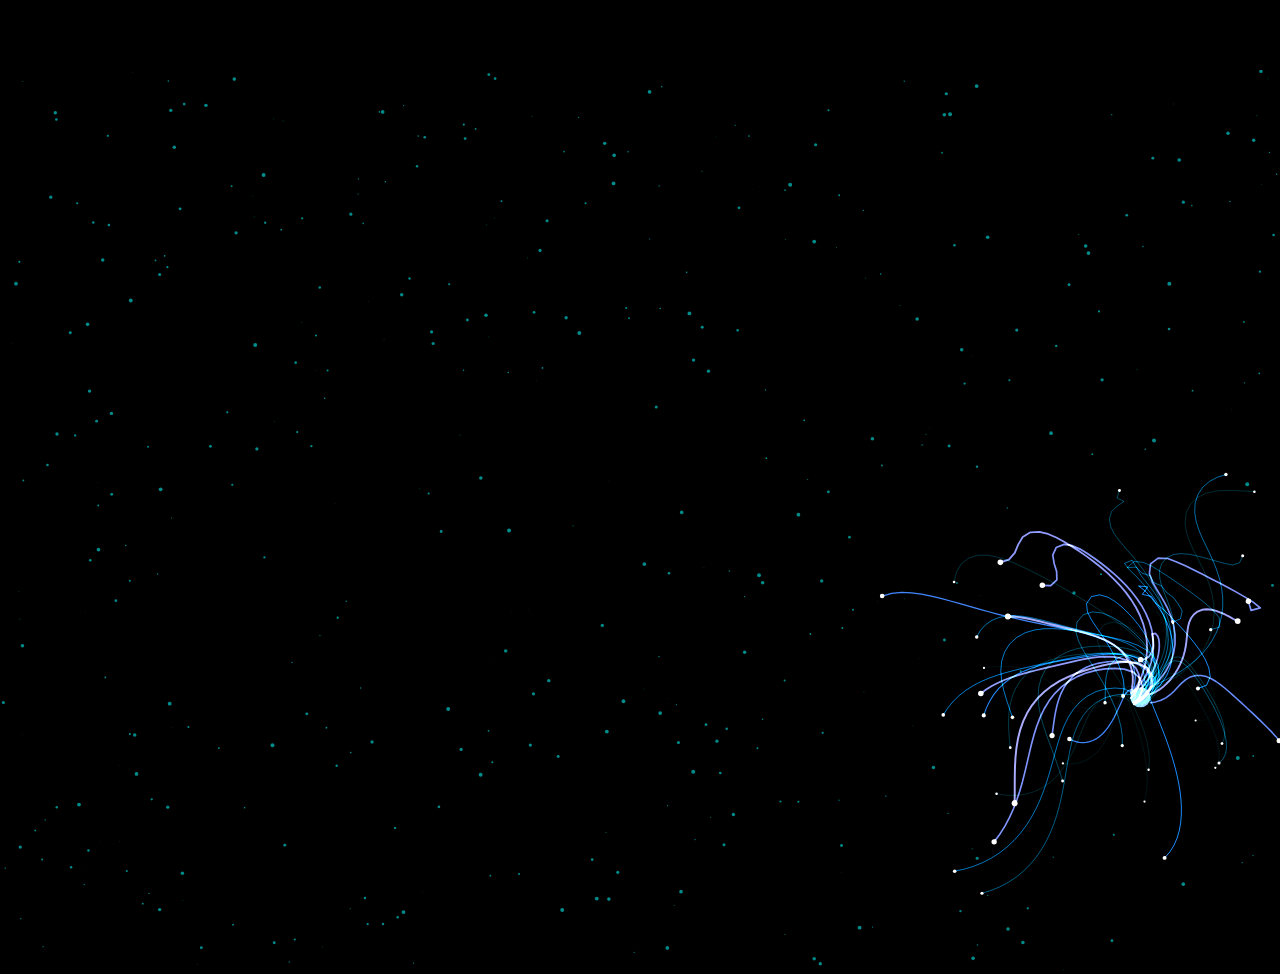
<file: pages/monster.html>
<!DOCTYPE html>
<html lang="en">
<head>
    <meta charset="UTF-8">
    <title>Monster</title>
    <link rel="stylesheet" href="../css/style.css">
    <link rel="stylesheet" href="../css/core.css">
    <link rel="stylesheet" href="../css/monster.css">
</head>
<body>
<div class="wrapper">
    <div class="header">
        <div class="container">
            <div class="inner_header">
                <a href="../index.html">
                    <div class="logotype">
                        <h2>Java<span>Script</span></h2>
                    </div>
                </a>
                <ul class="menu">
                    <li class="menu_link">
                        <a href="../pages/home_works.html">Home Works</a>
                    </li>
                    <li class="menu_link">
                        <a href="../pages/lessons.html">Lessons</a>
                    </li>
                    <li class="menu_link">
                        <a href="https://t.me/NurDinBuy16" target="_blank">Send hw</a>
                    </li>
                    <li class="menu_link">
                        <a href="../pages/characters.html">Bleach Characters</a>
                    </li>
                </ul>
                <button class="btn" id="btn-get">Click me!</button>
            </div>
        </div>
    </div>
</div>
<canvas id="canvas"></canvas>

<div class="modal">
    <div class="modal_dialog">
        <div class="modal_content">
            <form action="#">
                <div class="modal_close">&times;</div>
                <div class="modal_title">Мы свяжемся с вами как можно быстрее!</div>
                <input required placeholder="Ваше имя" name="name" type="text" class="modal_input">
                <input required placeholder="Ваш номер телефона" name="phone" type="phone" class="modal_input">
                <button class="btn btn_dark btn_min">Перезвонить мне</button>
            </form>
        </div>
    </div>
</div>

</body>
<script src="../js/monster.js"></script>
<script src="../js/modal.js"></script>
</html>
</file>
<file: css/style.css>
/* HEADER */

.header {
    height: 80px;
    /* background: #000000;  */
    display: flex;
    margin-top: -110px;
    align-items: center;
    width: 100%;
    /* position: fixed;
    top: 0;
    z-index: 2; */
    margin-bottom: 100px;
}

.inner_header {
    margin-top: 60px;
    height: 100%;
    display: flex;
    align-items: center;
    justify-content: space-between;
}

/* LOGOTYPE */

.logotype {
    /* display: flex;
    align-items: center;
    justify-content: center; */
    font-size: 25px;
    /* height: 60px; */
    /* width: fit-content; */
    /* background: var(--orange); */
    /* padding: 8px; */
    color: white;
    /* border-radius: 5px; */
    cursor: pointer;
    font-weight: 900;
    letter-spacing: 5.104px;
    text-transform: uppercase;
    position: relative;
    z-index: 2;
    margin-right: 146px;
}

.filter{
    color: #D37015;
    filter: blur(15px);
    position: absolute;
    top: 45px;
    z-index: 0;
}

/* HEADER MENU */

.menu {
    display: flex;
    justify-content: space-around;
    align-items: center;
    width: 700px;
}

.menu_link a {
    color: var(--orange);
    text-transform: uppercase;
    transition: 0.5s;
}

.menu_link a:hover {
    font-size: 18px;
    text-shadow: 0 0 10px #fff;
    font-weight: 600;
}

/* MAIN BLOCK */

.main_block {
    padding: 100px 0 130px;
    background-color: #000;
    background-image: url(../images/background-image.png);
    background-repeat: no-repeat;
    background-size: cover;
}

.inner_main{
   display: flex; 
}

.description{
    margin-top: 28px;
    margin-bottom: 20px;
    color: #FFF;
    font-size: 20px;
    font-weight: 400;
    width: 550px;
    opacity: 0.6;
}

.title-buttons{
    display: flex;
    gap: 15px;
    width: 407px;
}

.title-button{
    padding: 11px;
    width: 196.1px;
    height: 42.92px;
    border-radius: 44.4px;
    text-align: center;
    background: #000000;
    color: #D37015;
    border: 1px solid #D37015;
    transition: 1s;
}

.title-button:hover{
    height: 42.92px;
    background: #D37015;
    color: #FFF;
    border: none;
}

.title-button.two{
    height: 42.92px;
    background: #D37015;
    border: none;
    color: #FFF;
    transition: 1s;
}

.title-button.two:hover{
    height: 42.92px;
    background: #000000;
    color: #D37015;
    border: 1px solid #D37015;
}

/* VIDEO BLOCK */

.block_video {
    /* background: black;
    padding: 100px 0; */
    margin-top: 40px;
}

.inner_block_video {
    /* display: flex; */
    /* justify-content: center;
    margin-top: 50px; */
    width: 454px;
    padding: 18px 16px 25px 18px;
    background-color: rgba(35, 35, 35, 0.4);
    cursor: pointer;
    transition: 0.5s;
}

.inner_block_video:hover{
    background-color: rgba(60, 60, 60, 0.4);
}

.inner_block_video span{
    color: #FFF;
    font-size: 25.522px;
    font-weight: 900;
    letter-spacing: 5.104px;
    text-transform: uppercase;
}

.inner_block_video p{
    font-size: 20px;
    font-weight: 400;
    color: #FFF;
}

.styled-video{
    width: 420px;
    height: 263px;
    border: none;
    margin-bottom: 17px;
}

/* BUTTONS COLOR PICKER */

.colors-buttons {
    display: flex;
    flex-direction: column; 
    justify-content: flex-start;
    gap: 40px;
}

.btn-color {
    width: 70px;
    height: 70px;
    color: #D37015;
    border-radius: 50%;
    background-color: #000000;
    border: 1px solid #D37015;
    /* border-color: white !important; */
    cursor: pointer;
    transition: 1.2s;
}

.btn-color:hover {
    color: #FFF;
    border-radius: 50%;
    background-color: #D37015;
    border: none;
    /* border-color: white !important; */
}

/* FOOTER */

.footer {
    color: #FFF;
    width: 100%;
}

.footer_inner{
    display: flex;
    align-items: center;
    justify-content: center;
    padding-top: 80px;
    padding-bottom: 50px;
    gap: 400px;
}

.logo{
    text-transform: uppercase;
    color: #D37015;
    font-size: 25.522px;
    font-weight: 900;
    letter-spacing: 5.104px;
    position: relative;
    margin-bottom: 16.22px;
}

.filter_logo{
    text-transform: uppercase;
    color: #D37015;
    font-size: 25.522px;
    font-weight: 900;
    letter-spacing: 5.104px;
    filter: blur(15px);
    position: absolute;
    top: 10;
}

.footer_menu{
    display: flex;
    align-items: center;
    gap: 10px;
    margin-top: 25.42px;
    margin-bottom: 19.36px;
}

.copyright{
    color: #848895;
    line-height: 27.3px; 
}

.second_block{
    display: flex;
    gap: 60px;
}

.pages{
    display: flex;
    flex-direction: column;
    gap: 11px;
}

.pages span{
    text-transform: uppercase;
}

.pages a {
    color: #848895;
    font-size: 15px;
    line-height: 27.3px;
    transition: 0.3s;
}

.pages a:hover{
    text-shadow: 0 0 10px #fff;
    transition: 0.3s;
    font-weight: 500;
}


/* SLIDER BLOCK */

.slider_block {
    height: 786px;
    margin-top: -29px;
    padding: 100px 0;
    display: flex;
    justify-content: center;
    align-items: center;
    position: relative;
    background-repeat: no-repeat;
    background-size: cover;
}

#prev{
    position: absolute;
    left: 20px;
    top: 393px;
    border: none;
}

#next{
    position: absolute;
    right: 20px;
    top: 393px;
    border: none;
}

.btn-slide {
    display: block;
    width: 71px;
    height: 71px;
    border: none;
    color: white;
    font-size: 20px;
    text-transform: uppercase;
    border-radius: 50%;
    font-weight: 800;
    z-index: 1;
}

.btn-slide:hover {
    cursor: pointer;
}

.slider {
    position: relative;
    width: 1200px;
    margin: 0 auto;
    height: 374px;
    overflow: hidden;
    /* border: 3px solid var(--orange); */
    display: flex;
    align-items: center;
    justify-content: space-between;
    padding: 0 30px;
}


.slider-title{
    position: absolute;
    top: 100px; 
    width: 550px;
    color: #FFF;
    font-size: 20px;
    font-weight: 600;
}

.slider-title span {
    color: #D479FF;
}

.slide {
    position: absolute;
    top: 60px;
    left: 0;
    width: 100%;
    height: 100%;
    display: none;
    transition: transform 1s ease-in-out; /* Анимация для сдвига */
    display: inline-block; /* Отображать слайды в ряд */
    transform: translateX(100%);
}

.slide_card {
    display: flex;
    align-items: center;
    justify-content: space-between;
    color: white;
    /* width: 100%; */
    margin: 0 auto;
    text-align: center;
}

.slide_card img{
    width: 588px;
    height: 374px;
}

.slide_card h3 {
    color: white;
    text-transform: uppercase;
    font-size: 22px;
}

.slide_card p {
    font-size: 16px;
    text-align: justify;
    margin: 10px 0;
    width: 500px;
    opacity: 0.6;
}

.slide_card a {
    color: var(--orange);
    text-decoration: underline;
}

.slide.active_slide {
    display: block;
    transform: translateX(0);
}

/* MODAL */

.modal {
    position: fixed;
    height: 100%;
    width: 100%;
    top: 0;
    left: 0;
    z-index: 2;
    background: rgba(28, 28, 28, 0.80);
    display: none;
}

.modal_dialog {
    width: 550px;
    margin: 60px auto;
}

.modal-top{
    background-image: url(../images/midal-background-ichigo.png);
    background-repeat: no-repeat;
    background-size: cover;
    border-radius: 11.149px;
    padding: 22px;
    height: 312px;
    width: 520px;
}

.modal_title-box{
    padding-bottom: 22px;
    display: flex;
    justify-content: center;
    align-items: flex-start;
    gap: 30px;
}

.modal_title{
    font-size: 45px;
    font-weight: 600;
    line-height: 90%; /* 40.135px */
    letter-spacing: -1.115px;
    color: #FFF;
}

.wallet-icon{
    margin-top: 42px;
}

.hr{
    width: 475.676px;
    margin: 0 auto;
    border: 0.1px solid #E0E0E0;
}

.line{
    margin-top: 58px;
    display: flex;
    align-items: center;
    justify-content: space-between;
    gap: 40px;
}

.line p{
    width: 248.095px;
    color: #FFF;
    font-size: 14.865px;
}

.modal_content {
    position: relative;
    width: 100%;
    background-color: black;
    border-radius: 14.865px;
    background: #000;
    padding: 14px;
    max-height: 90vh;
    overflow-y: auto;
}

.modal_content form {
    display: flex;
    flex-direction: column;
    align-items: center;
}

.modal_close {
    position: absolute;
    top: 8px;
    right: 24px;
    font-size: 30px;
    color: #D37015;
    opacity: 0.5;
    font-weight: 700;
    border: none;
    background-color: transparent;
    cursor: pointer;
}

.city{
    color: #FFF;
    font-size: 30px;
}

.temp{
    color: #FFF;
    font-size: 30px;
}

.form_items{
    display: flex;
    align-items: center;
    justify-content: space-between;
}

.input_label{
    font-size: 12px;
    font-weight: 500;
    color: #888888; 
}

.modal_input{
    width: 520px;
    padding: 15px;
    border-radius: 7.432px;
    margin-top: 8px;
    margin-bottom: 15px;
    border: none;
    outline: none;
}

.mini{
    width: 252px;
}

.btn-container{
    display: flex;
    position: relative;
    margin-top: 10px;
}

.btn-container .btn{
    width: 520px;
    border-radius: 11.149px;
    height: 55px;
}

.arrow-icon{
    position: absolute;
    right: 3px;
    cursor: pointer;
    top: 3px;
}

._error{
    border: 1px solid rgb(147, 16, 16); 
    box-shadow: 0 0 20px rgb(251, 2, 2);  
}

._ok{
    border: 1px solid rgb(70, 227, 3); 
    box-shadow: 0 0 20px rgb(70, 227, 3);  
}

/*-------BOTTLE-------*/

.botlle {
    background: black;
    padding: 100px 0;
}

.bottle_inner {
    display: flex;
    justify-content: center;
    align-items: center;
}

.bowl {
    position: relative;
    width: 300px;
    height: 300px;
    background: rgba(255, 255, 255, 0.1);
    border-radius: 50%;
    border: 8px solid transparent;
    animation: animate 5s linear infinite;
    transform-origin: bottom center;
    animation-play-state: run;
}

@keyframes animate {
    0% {
        transform: rotate(0deg);
    }
    25% {
        transform: rotate(22deg);
    }
    50% {
        transform: rotate(0deg);
    }
    75% {
        transform: rotate(-22deg);
    }
    100% {
        filter: hue-rotate(360deg);
    }
}

.bowl::before {
    content: "";
    position: absolute;
    top: -15px;
    left: 50%;
    transform: translateX(-50%);
    width: 40%;
    height: 30px;
    border: 15px solid #444;
    border-radius: 50%;
    box-shadow: 0 10px #222;

}

.bowl::after {
    content: "";
    position: absolute;
    top: 35%;
    left: 50%;
    transform: translate(-50%, -50%);
    width: 150px;
    height: 60px;
    background: rgba(255, 255, 255, 0.05);
    transform-origin: center;
    animation: animatebowlshadow 5s linear infinite;
    border-radius: 50%;
    animation-play-state: running;

}


@keyframes animatebowlshadow {
    0% {
        left: 50%;
        width: 150px;
        height: 60px;
    }
    25% {
        left: 55%;
        width: 140px;
        height: 65px;
    }
    50% {
        left: 50%;
        width: 150px;
        height: 60px;
    }
    75% {
        left: 45%;
        width: 140px;
        height: 65px;
    }
    100% {


    }
}


.liquid {
    position: absolute;
    top: 50%;
    left: 5px;
    right: 5px;
    bottom: 5px;
    background: #1ae907;
    border-bottom-left-radius: 150px;
    border-bottom-right-radius: 150px;
    filter: drop-shadow(0 0 80px #1ae907);
    transform-origin: top center;
    animation: animateliquid 5s linear infinite;
    animation-play-state: running;
}

@keyframes animateliquid {
    0% {
        transform: rotate(0deg);
    }
    25% {
        transform: rotate(-22deg);
    }
    30% {
        transform: rotate(-23deg);
    }
    50% {
        transform: rotate(0deg);
    }
    75% {
        transform: rotate(22deg);
    }
    80% {
        transform: rotate(23deg);
    }
    100% {
        transform: rotate(0deg);
    }


}

.liquid::before {
    content: "";
    position: absolute;
    top: -10px;
    width: 100%;
    height: 20px;
    background: #15be05;
    border-radius: 50%;
    filter: drop-shadow(0 0 80px #15be05);
}

.shadow {
    position: absolute;
    top: calc(50% + 150px);
    left: 50%;
    transform: translate(-50%, -50%);
    width: 260px;
    height: 40px;
    background: rgba(0, 0, 0, 0.5);
    border-radius: 50%;
    animation: animateshadow 5s linear infinite;
    animation-play-state: running;

}

@keyframes animateshadow {
    0% {
        left: 50%;
        width: 260px;
        height: 40px;
        top: calc(50% + 150px);

    }

    25% {
        left: 55%;
        width: 265px;
        height: 30px;
        top: calc(50% + 130px);

    }
    50% {
        left: 50%;
        width: 260px;
        height: 40px;
        top: calc(50% + 150px);

    }
    75% {
        left: 45%;
        width: 265px;
        height: 30px;
        top: calc(50% + 130px);

    }
    100% {
    }
}
</file>
<file: css/core.css>
@import url('https://fonts.googleapis.com/css2?family=Montserrat:wght@400;500;600;800;900&display=swap');

* {
    margin: 0;
    padding: 0;
    box-sizing: border-box;
}

.container {
    width: 1200px;
    margin: 0 auto;
}

body {
    font-family: 'Montserrat';
    background: #000;
}

.btn {
    font-family: 'Montserrat';
    width: 190px;
    height: 50px;
    font-size: 16px;
    cursor: pointer;
    border: none;
    /* border: 1px solid var(--orange); */
    /* background: black; */
    color: var(--orange);
    border-radius: 60px;
    background: #D37015;
    transition: 1s;
}

.btn:hover {
    background: #000000;
    color: #D37015;
    border: 1px solid #D37015;
}

/* .btn:active {
    background: #56585D;
    border: 2px solid var(--orange);
} */

a {
    text-decoration: none;
}

li {
    list-style: none;
}

h1 {
    /* text-align: center; */
    font-size: 52px;
    color: white;
    /* margin: 0 auto; */
    text-transform: uppercase;
    font-weight: 800;
    width: 550px;
}

h2 {
    text-align: center;
    font-size: 30px;
    color: white;
    margin: 0 auto;
    text-transform: uppercase;
    font-weight: 600;
}

h3 {
    text-align: center;
    font-size: 30px;
    color: white;
    margin: 0 auto;
    text-transform: uppercase;
    font-weight: 600;
}

h4 {
    font-size: 24px;
    color: white;
    text-transform: uppercase;
    font-weight: 600;
}

strong {
    color: #D37015;
}

label {
    font-size: 24px;
    color: var(--orange);
}

.checker {
    color: white;
    font-size: 30px;
}

:root {
    --orange: #FFF
}
</file>
<file: css/cards.css>
*{
    color: #FFF;
}

.header{
    margin-top: -10px;
}

.cards{
    display: flex;
    align-items: center;
    justify-content: center;
    gap: 50px;
    flex-wrap: wrap;
    padding-bottom: 80px;
}

.card{
    padding: 40px;
    border: 0.5px solid rgb(11, 11, 135); 
    box-shadow: 0 0 25px rgb(11, 11, 135); 
    border-radius: 10px;
    width: 600px;
    height: 600px;
}
.cardImg img{
    width: 500px;
    height: 300px;
    margin-bottom: 30px;
}
.title{
    text-align: center;
    color: aliceblue;
    margin-bottom: 10px;
    font-weight: 700;
}

.body{
    width: 500px;
    color: aliceblue;
    margin-top: 30px;
    font-weight: 400;
}
</file>
<file: css/game.css>
.options {
    display: flex;
    flex-wrap: wrap;
    justify-content: space-around;
    margin-top: 34px;
    gap: 15px;
  }
  .option {
    font-family: "Montserrat";
    width: 341px;
    margin-bottom: 10px;
    border-radius: 60px;
    background: #1B1B1B;
    height: 58px;
    color: #FFF;
    font-size: 16px;
    font-weight: 500;
    border: none;
    transition: 0.2s;
    cursor: pointer;
  }

  .option:hover {
    font-size: 17px;
    background-color: #000000;
  }

  .game-character-img img{
    padding: 8px;
    border-radius: 25px;
    background: #2323238c;
  }

.header{
    width: 100%;
    margin-top: -145px;
    background: rgba(0, 0, 0, 0.20);
    backdrop-filter: blur(12.5px);
    height: 150px;
}

.main_block{
    background-image: url(../images/game-back.png);
    background-repeat: no-repeat;
    background-size: cover;
}

.game_block{
    padding: 100px 0px;   
}

.game_inner{
    padding: 57px 44px;
    width: 805px;
    height: 650px;
    margin: 0 auto;
    border-radius: 20px;
    background: rgba(0, 0, 0, 0.20);
    backdrop-filter: blur(25px);
}

.game-first{
    display: flex;
    justify-content: center;
    gap: 90px;
}

.timer-buttons{
    margin-top: 28px;
    display: flex;
    flex-direction: column;
    gap: 20px;
}

.timer-buttons button{
    font-family: "Montserrat";
    width: 125px;
    height: 58px;
    border-radius: 60px;
    border: none;
    font-size: 16px;
    font-weight: 500;
    color: #FFF;
    border-radius: 60px;
    background: #1B1B1B;
    cursor: pointer;
    transition: 1s;
}

.timer-buttons button:hover{
    background-color: #000000;
    border: 1px solid #D37015;
}

.startBtn{
    width: 266.381px !important;
    background: #D37015 !important;
}

.startBtn:hover{
    border: none !important;
    background: #b05d10 !important;
}

.btnn{
    display: flex;
    gap: 15px;
    justify-content: center;
}

.timet{
    color: #FFF;
    font-size: 32px;
    font-weight: 600;
    margin-top: 3px;
}

.timet span{
    color: #30B054;
}

#result{
    margin-top: 25px;
    font-size: 20px;
    color: #FFF;
    font-weight: 500;
}

.game-title{
    text-align: center;
    font-size: 28px;
    font-weight: 600;
    color: #FFF;
    border-radius: 50px 50px 0px 0px;
    background: rgba(0, 0, 0, 0.20);
    backdrop-filter: blur(12.5px);
    width: 217px;
    height: 44px;
    margin: 0 auto;
    padding-top: 8px;
    padding-bottom: 3px;
}

.ok{
    color: #30B054;
    border:1px solid #30B054;
}

.error{
    color: #E02A2A;
    border: 1px solid #E02A2A;
}
</file>
<file: css/home_works.css>
.header{
    margin-top: -110px;
}

.main_block{
    background-image: url(../images/background.png);
    background-repeat: no-repeat;
    background-size: cover;
}

.converter_dialog {
    width: 834px;
    margin: 162px auto;
    border: 0.3px solid rgb(248, 120, 0); 
    box-shadow: 0 0 25px rgb(248, 120, 0); 
    border-radius: 14px;
}
.title-price{
    margin-left: -470px;
}
.title-price p{
    color: #FFF;
    margin-top: 35px;
    font-weight: 500;
    font-size: 18px;
    margin-bottom: 25px;
}

.title-price span{
    color: #D37015;
}
.converter-top{
    background-image: url(../images/midal-background-ichigo.png);
    background-repeat: no-repeat;
    background-size: cover;
    border-radius: 15px;
    width: 805.135px;
    height: 176.135px;
}

.converter_title-box{
    padding-top: 50px;
    padding-left: 37px;
    padding-bottom: 47px;
    display: flex;
    justify-content: center;
    gap: 30px;
}

.converter_title{
    width: 600px;
    font-size: 45px;
    font-weight: 600;
    line-height: 90%; /* 40.135px */
    letter-spacing: -1.115px;
    color: #FFF;
}

.converter_title span{
    color: #D37015;
}

.wallet-icon{
    margin-top: 6px;
}



.converter_content {
    position: relative;
    width: 100%;
    background-color: black;
    border-radius: 14.865px;
    background: #000;
    padding: 14px;
    max-height: 90vh;
    overflow-y: auto;
}

.converter_content form {
    display: flex;
    flex-direction: column;
    align-items: center;
}

.form_items{
    display: flex;
    align-items: center;
    justify-content: space-between;
}

.input_label{
    font-size: 12px;
    font-weight: 500;
    color: #888888; 
}

.converter_input{
    width: 807px;
    padding: 15px;
    border-radius: 7.432px;
    margin-top: 8px;
    margin-bottom: 15px;
    border: none;
    outline: none;
}

.converter-mini{
    width: 386px;
}

/*----ANALOG CLOCK-----*/

.clock {
    --clock-size: 360px;
    width: var(--clock-size);
    height: var(--clock-size);
    position: absolute;
    inset: 0;
    margin: auto;
    border-radius: 50%;
    color: white;
}

.spike {
    position: absolute;
    width: 8px;
    height: 1px;
    background: #fff9;
    line-height: 20px;
    transform-origin: 50%;
    z-index: 5;
    inset: 0;
    margin: auto;
    font-style: normal;
    transform: rotate(var(--rotate)) translateX(var(--dail-size));
}
.spike:nth-child(5n+1) {
    box-shadow: -7px 0 #fff9;
}
.spike:nth-child(5n+1):after {
    content: attr(data-i);
    position: absolute;
    right: 22px;
    top: -10px;
    transition: 1s linear;
    transform: rotate(calc( var(--dRotate) - var(--rotate)));
}

.seconds {
    --dRotate: 0deg;
    --dail-size: calc((var(--clock-size)/ 2) - 8px);
    font-weight: 800;
    font-size: 18px;
    transform: rotate(calc( -1 * var(--dRotate)));
    position: absolute;
    inset: 0;
    margin: auto;
    transition: 1s linear;
}

.minutes {
    --dail-size: calc((var(--clock-size)/ 2) - 65px);
    font-size: 16px;
    transform: rotate(calc( -1 * var(--dRotate)));
    position: absolute;
    inset: 0;
    margin: auto;
    transition: 1s linear;
}

.stop-anim {
    transition: 0s linear;
}
.stop-anim .spike:after {
    transition: 0s linear !important;
}

.hour {
    font-size: 70px;
    font-weight: 900;
    position: absolute;
    left: 50%;
    top: 50%;
    transform: translate(-50%, -50%);
}

.minute {
    font-size: 36px;
    font-weight: 900;
    position: absolute;
    background: #000;
    z-index: 10;
    right: calc(var(--clock-size)/ 4.5);
    top: 50%;
    transform: translateY(-50%);
}
.minute:after {
    content: "";
    position: absolute;
    border: 2px solid #fff;
    border-right: none;
    height: 50px;
    left: -10px;
    top: 50%;
    border-radius: 40px 0 0 40px;
    width: calc(var(--clock-size)/ 2.75);
    transform: translatey(-50%);
}


/*-------STOP WATCH------ */

.time {
    color: white;
    display: flex;
    justify-content: center;
    font-size: 80px;
    height: 100px;
    width: 100%;
    border-bottom: 1px solid var(--orange);
    margin-top: 40px;
}

.time_block {
    display: flex;
    width: 500px;
    justify-content: center;
}

.stopwatch {
    padding: 100px 0;
    background: black;
}

.time_buttons {
    margin-top: 30px;
    width: 100%;
    display: flex;
    justify-content: space-between;
}
</file>
<file: css/lessons.css>
.header{
    margin-top: -10px;
}

h1{
    margin-bottom: 73px;
}

.main_block-premiera{
    background-image: url(../images/premiera-back.png);
    background-size: cover;
    background-repeat: no-repeat;
    padding-bottom: 180px;
}

.title-red{
    color: #E02A2A;
}

.main-img img{
    width: 570px;
    height: 404.145px;
    padding: 11px;
    background: rgba(28, 28, 28, 0.40);
}

.inner_main{
    gap: 80px;
}

.towns{
    display: flex;
    justify-content: center;
    align-items: center;
    gap: 120px;
    margin-top: 123px;
    margin-bottom: 123px;
}

.towns span{
    color: #FFF;
    text-transform: uppercase;
    font-weight: 500;
    letter-spacing: 3.2px;
    cursor: pointer;
    transition: 0.5s;
}

.towns span:hover{
    font-size: 18px;
    text-shadow: 0 0 10px #fff;
    font-weight: 700;
}

.arrow-container{
    display: flex;
    justify-content: center;
    align-items: center;
}


.arrow {
    width: 0;
    height: 0;
    border-left: 15px solid transparent;
    border-right: 15px solid transparent;
    border-top: 10px solid #ffffff; /* Цвет стрелки */
    position: relative;
    animation: arrowAnimation 1s infinite; /* Анимация */
}

.arrow::before {
    content: '';
    position: absolute;
    top: -13px;
    left: -20px;
    width: 0;
    height: 0;
    border-left: 20px solid transparent;
    border-right: 20px solid transparent;
    border-top: 20px solid #ffffff; /* Цвет стрелки */
    filter: blur(15px); /* Размытие, создающее эффект свечения */
  }
  
@keyframes arrowAnimation {
    0% {
      transform: translateY(0);
    }
    50% {
      transform: translateY(-10px); /* Анимация подъема */
    }
    100% {
      transform: translateY(0);
    }
}
  

/* TAB SLIDER */

.tab_slider{
    margin-top: 158px;
}

.tab-info{
    border-radius: 14.865px;
    background: #000;
}

.tab-title{
    background-image: url(../images/tab-slider.png);
    background-repeat: no-repeat;
    background-size: cover;
    height: 177px;
    width: 665.135px;
    padding-top: 17px;
    padding-left: 30px;
}

.tab-title p{
    width: 504.757px !important;
    font-size: 45px !important;
    font-weight: 700 !important;
    opacity: 1 !important;
}

.tab_content_block {
    width: 691px;
    height: 406px;
    padding: 14px;
    border-radius: 10px;
    display: flex;
    align-items: center;
    flex-direction: column;
    justify-content: center;
    margin: 0 auto;
}

.tab_content_block p {
    color: white;
    opacity: 0.6;
    font-size: 20px;
    font-weight: 400;
    width: 648px;
    margin-top: 22px;
    text-align: justify;
}

.tab_content_items {
    width: 266.381px;
    display: flex;
    flex-direction: column;
    row-gap: 23px;
}

.orange-span{
    color: #D37015;
}

.tab_content_item {
    padding: 20px;
    color: white;
    text-align: center;
    font-size: 16px;
    font-weight: 500;
    cursor: pointer;
    display: grid;
    place-content: center;
    border-radius: 60px;
    background: #D37015;
    width: 266.381px;
    transition: 0.5s;
}

.tab_content_item_active {
    background: black;
    color: #D37015;
    box-shadow: 0 0 15px rgb(255, 129, 2); 
    font-size: 20px;
    border: 1px solid rgb(255, 129, 2);
}

.tab_contents_block {
    display: flex;
    justify-content: space-around;
    align-items: center;
    margin-top: 50px;
}


/* MOVE BLOCK */

.move_block {
    background: black;
    padding: 100px 0 183px 0;
}

.move_block h3{
    font-size: 56.296px;
    font-weight: 800;
}


.parent_block {
    position: relative;
    width: 800px; 
    height: 366px;
    border-radius: 400px/190px;
    border: 2px solid #FFF; 
    margin: 0 auto;
    background-image: url(../images/parentBlock.png);
    background-size: 498px 243px;
    background-repeat: no-repeat;
    background-position: center; /* Разместить изображение по центру */
}
.circle {
    position: absolute;
    /* display: flex;
    flex-direction: column;
    justify-content: center; */
    align-items: center;
    border-radius: 50%;
    background-color: #D37015; /* Цвет круга */
    color: white; /* Цвет текста */
    text-align: center;
    font-size: 20px;
    font-weight: 400;
    padding: 10px;
}

.circle .tourCityName-bottom {
    position: absolute;
    bottom: -35px; 
    left: 0px;
}

.circle .tourCityName-aside{
    position: absolute;
    top: -30px;
    left: 30px; /* Задайте отступ от круга до текста */
    /* left: 50%; /* Положение текста (можно использовать другие значения) */
    /* transform: translateX(-50%) */ 
}

.circle .tourCityName-right{
    position: absolute;
    top: -2px;
    left: 50px;
}

.circle .tourCityName-top{
    position: absolute;
    bottom: 80px;
    left: -2px;
}

.circle .tourCityName-aside-top{
    position: absolute;
    bottom: 35px;
    left: 10px;
}

.city1 {
    width: 67px;
    height: 67px;
    left: 40px; /* Измените координаты для первого круга */
    top: 40px; /* Измените координаты для первого круга */
}

.city2 {
    width: 16px;
    height: 16px;
    left: 280px; /* Измените координаты для второго круга */
    top: -5px; /* Измените координаты для второго круга */
}

.city3 {
    width: 29px;
    height: 29px;
    left: 610px; /* Измените координаты для третьего круга */
    top: 15px; /* Измените координаты для третьего круга */
}

.city4 {
    width: 35px;
    height: 35px;
    left: 767px; /* Измените координаты для четвертого круга */
    top: 210px; /* Измените координаты для четвертого круга */
}

.city5 {
    width: 53px;
    height: 53px;
    left: 250px; /* Измените координаты для пятого круга */
    top: 330px; /* Измените координаты для пятого круга */
}

.child_block {
    position: absolute;
    top: 0;
    width: 39px;
    height: 63px;
    background-image: url(../images/mask.png);
    background-size: cover;
    background-repeat: no-repeat;
}
.inner_move_block {
    margin-top: 120px;
}




/*------CARD SWITCHER------*/

.card_switcher {
    background-image: url(../images/cardswitcher.png);
    padding: 222px 0;
    background-repeat: no-repeat;
    background-size: cover;
}

.card {
    width: 777px;
    height: 284px;
    background-color: #000;
    box-shadow: 0px 0px 40px 0px rgba(255, 255, 255, 0.25);
    border-radius: 14.865px;;
    text-align: center;
    display: flex;
    flex-direction: column;
    justify-content: space-around;
    align-items: center;
    padding: 50px;
}

.card p {
    color: white;
    font-size: 30px;
}

.card span {
    color: #D37015;
    font-size: 30px;
}

.cardswitcher-btn{
    width: 71px;
    height: 71px;
    border-radius: 50%;
    border: none;
    color: #FFF;
    background-color: #D37015;
    font-size: 23px;
    font-weight: 500;
    cursor: pointer;
    transition: 0.5s;
}

.cardswitcher-btn:hover{
    background-color: #86470c;
}

.inner_card_switcher {
    margin-top: 50px;
    display: flex;
    align-items: center;
    justify-content: space-between;
}


/*-------CONVERTER--------*/


.converter {
    padding: 100px 0;
    background-color: black;
}

.inner_converter {
    display: flex;
    align-items: center;
    justify-content: center;
    flex-direction: column;
    gap: 30px;
    margin-top: 50px;
}

.inner_converter > div {
    display: flex;
    flex-direction: column;
}

/*------WEATHER------*/

.weather {
    padding: 100px 0;
    background-color: black;
}

.inner_weather > div {
    display: flex;
    flex-direction: column;
    align-items: center;
    gap: 10px;
    color: white;
    font-size: 25px;
}

.inner_weather {
    display: flex;
    flex-direction: column;
    gap: 20px;
}

hr {
    width: 100%;
}

._error{
    box-shadow: 0 0 30px red;
}
</file>
<file: css/monster.css>
body,
html {
    margin: 0;
    padding: 0;
    position: fixed;
    background: black;
}

.header {
    position: static !important;
}

.buymeacoffee {
    text-decoration: none;
    position: fixed;
    right: 2rem;
    bottom: 2rem;
    background: #FFDD00;
    width: 3.5rem;
    height: 3.5rem;
    border-radius: 50%;
    transition: all 0.1s linear;
    box-shadow: 0.2rem 0.2rem 0.5rem rgba(0, 0, 0, 0.2);
    z-index: 1000;
    display: flex;
    align-items: center;
    justify-content: center;
}

.buymeacoffee:hover {
    width: 4rem;
    height: 4rem;
    line-height: 4rem;
}
</file>
